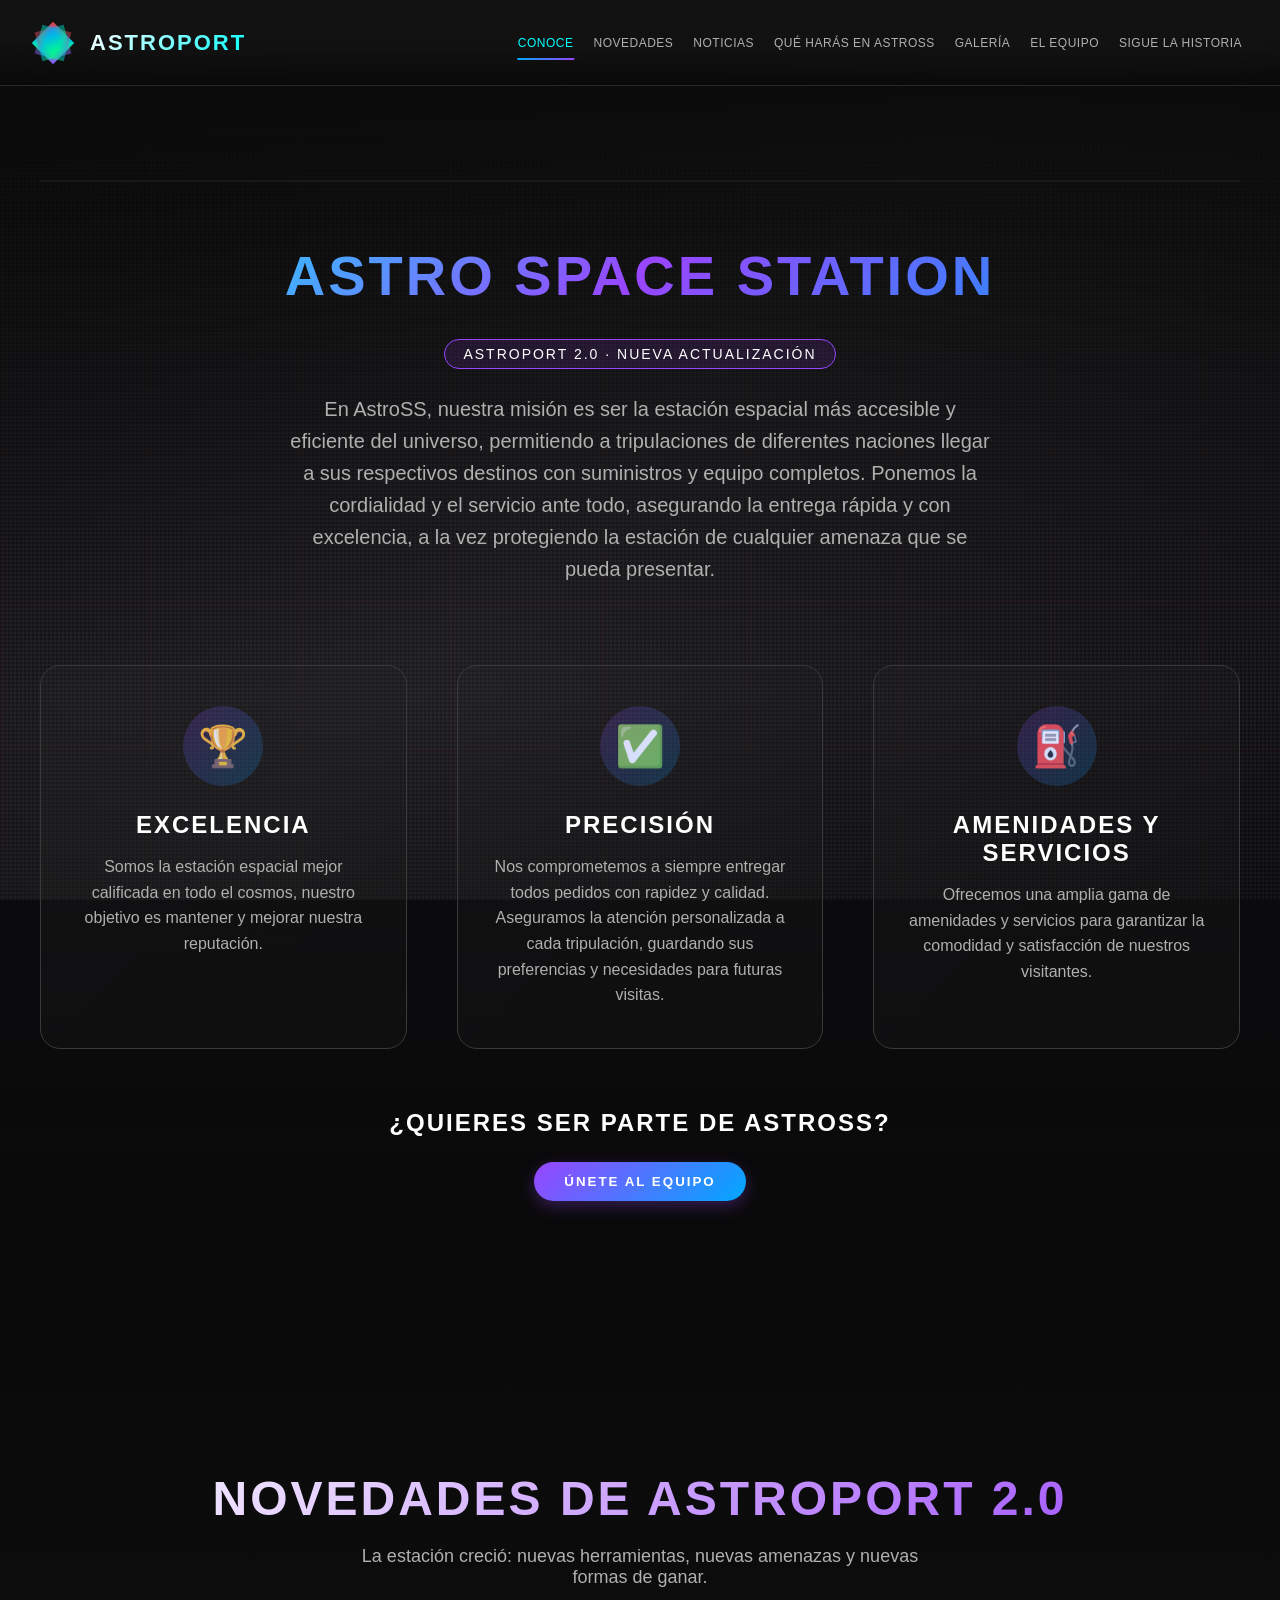
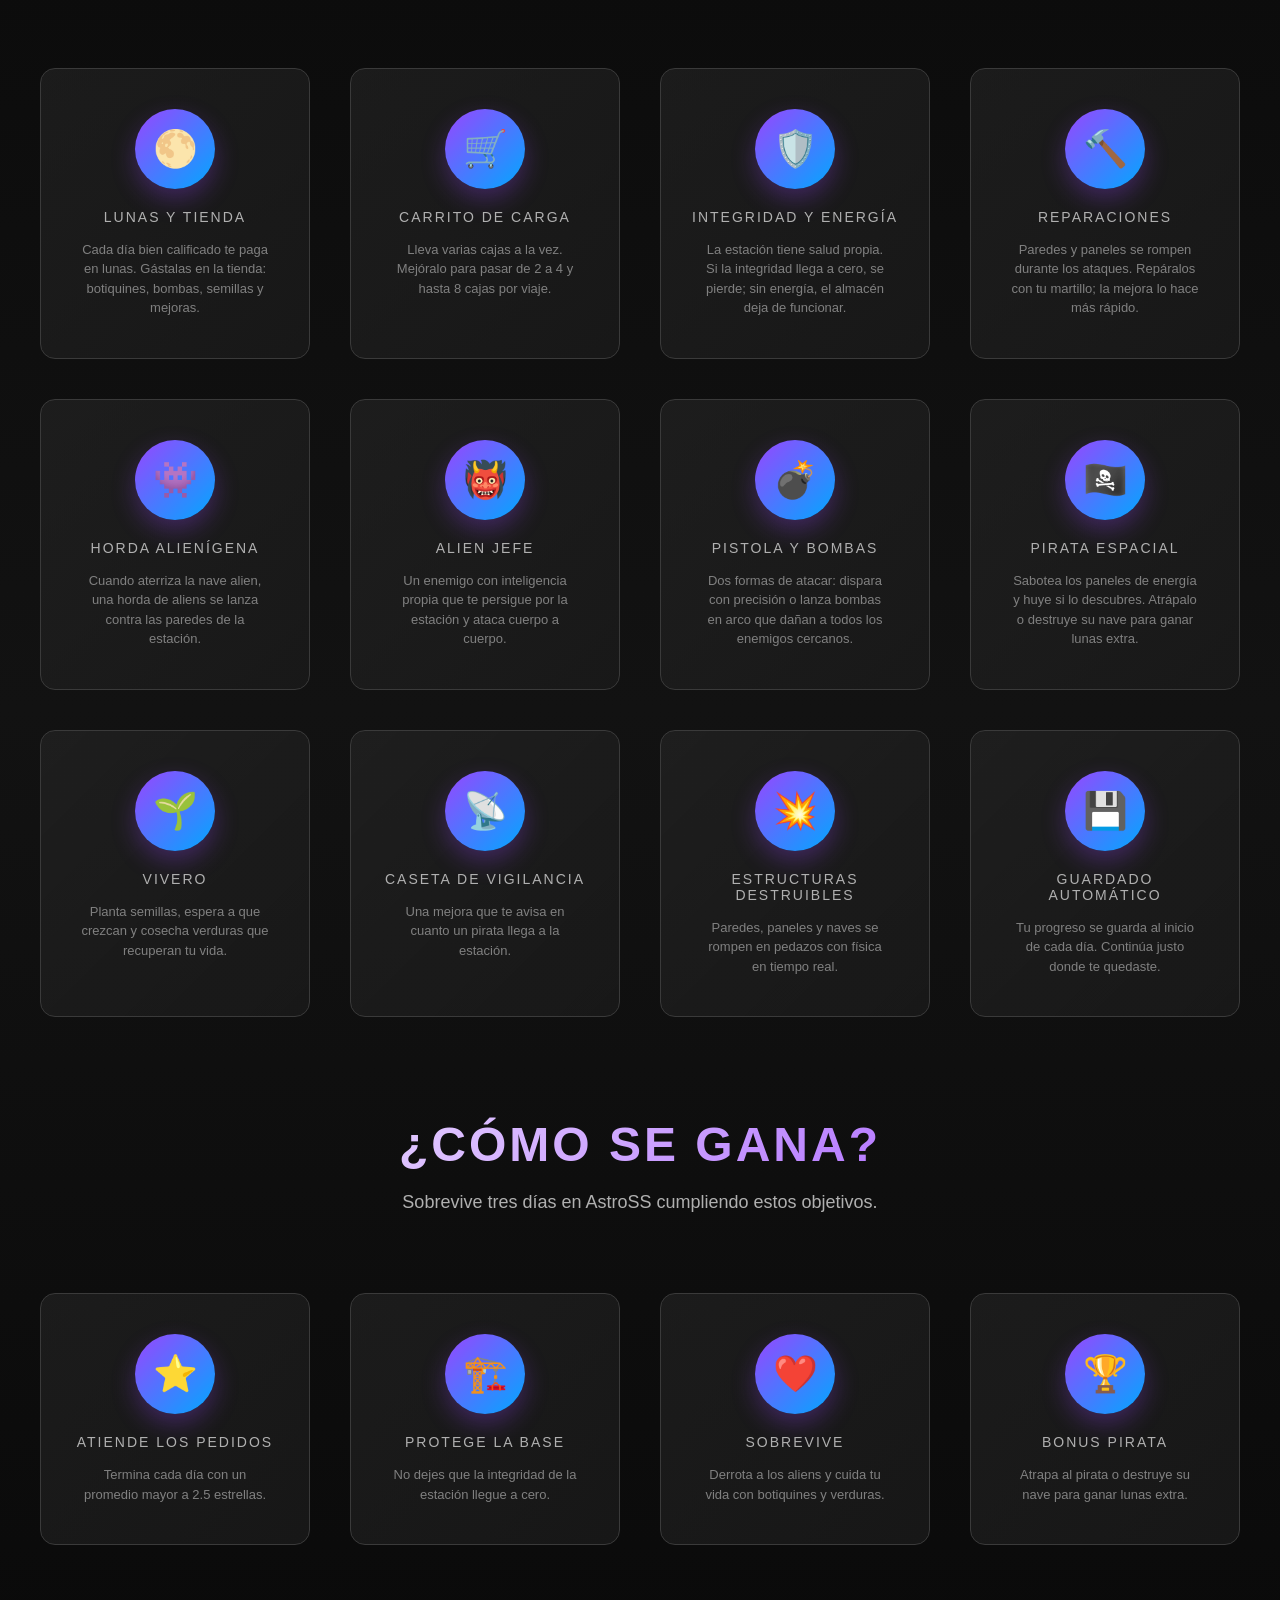
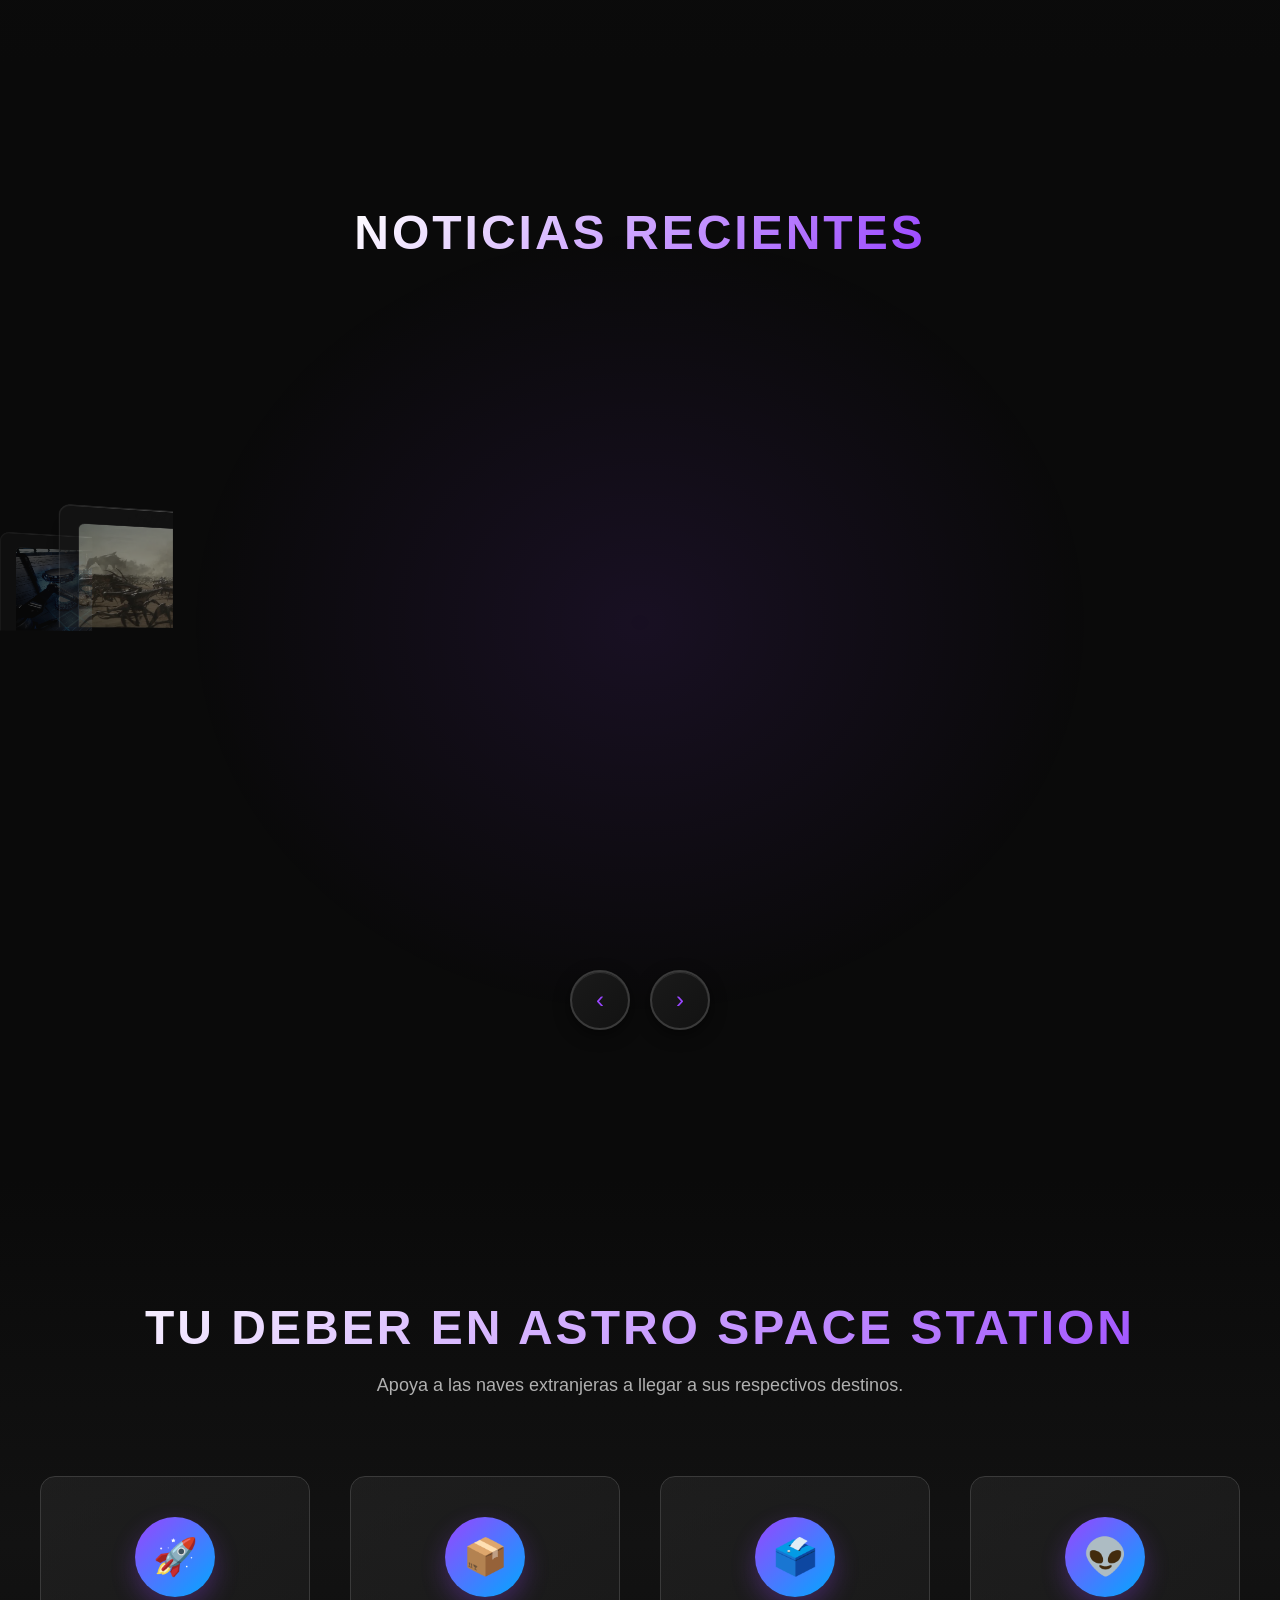
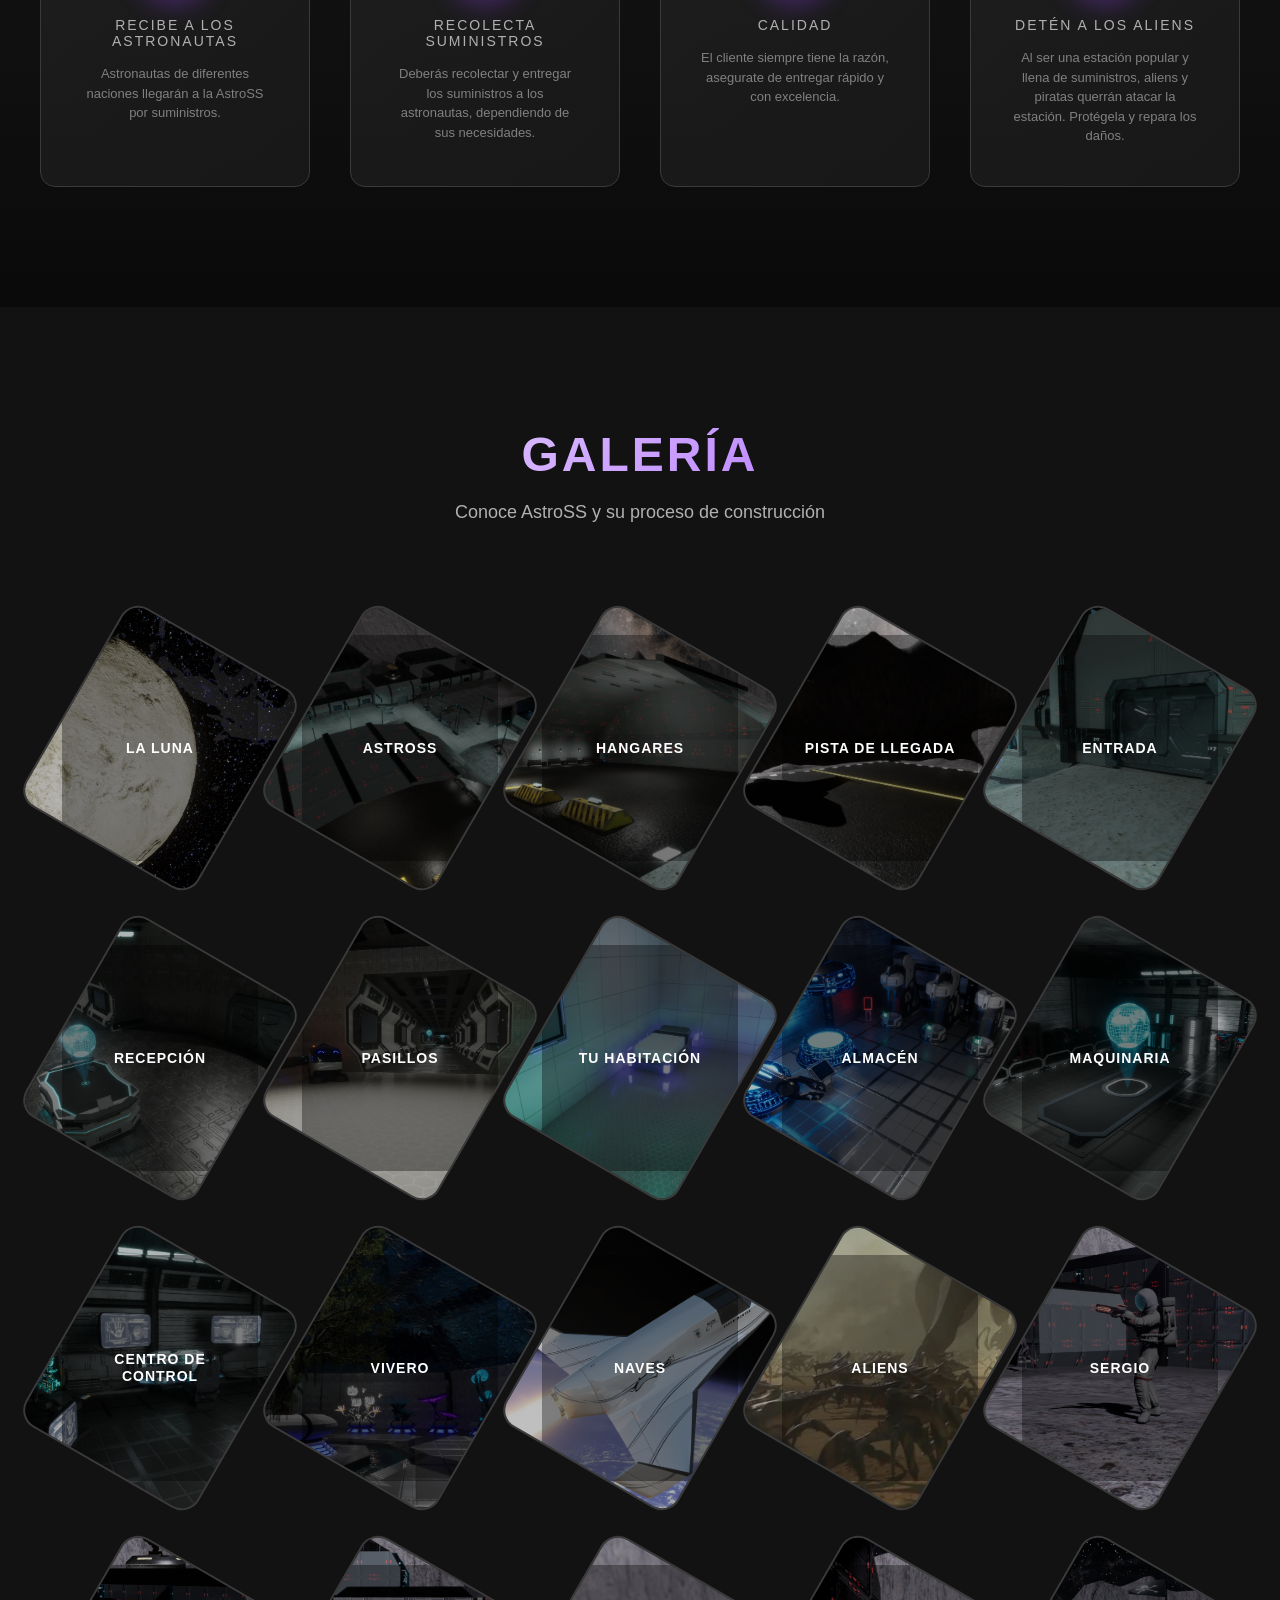
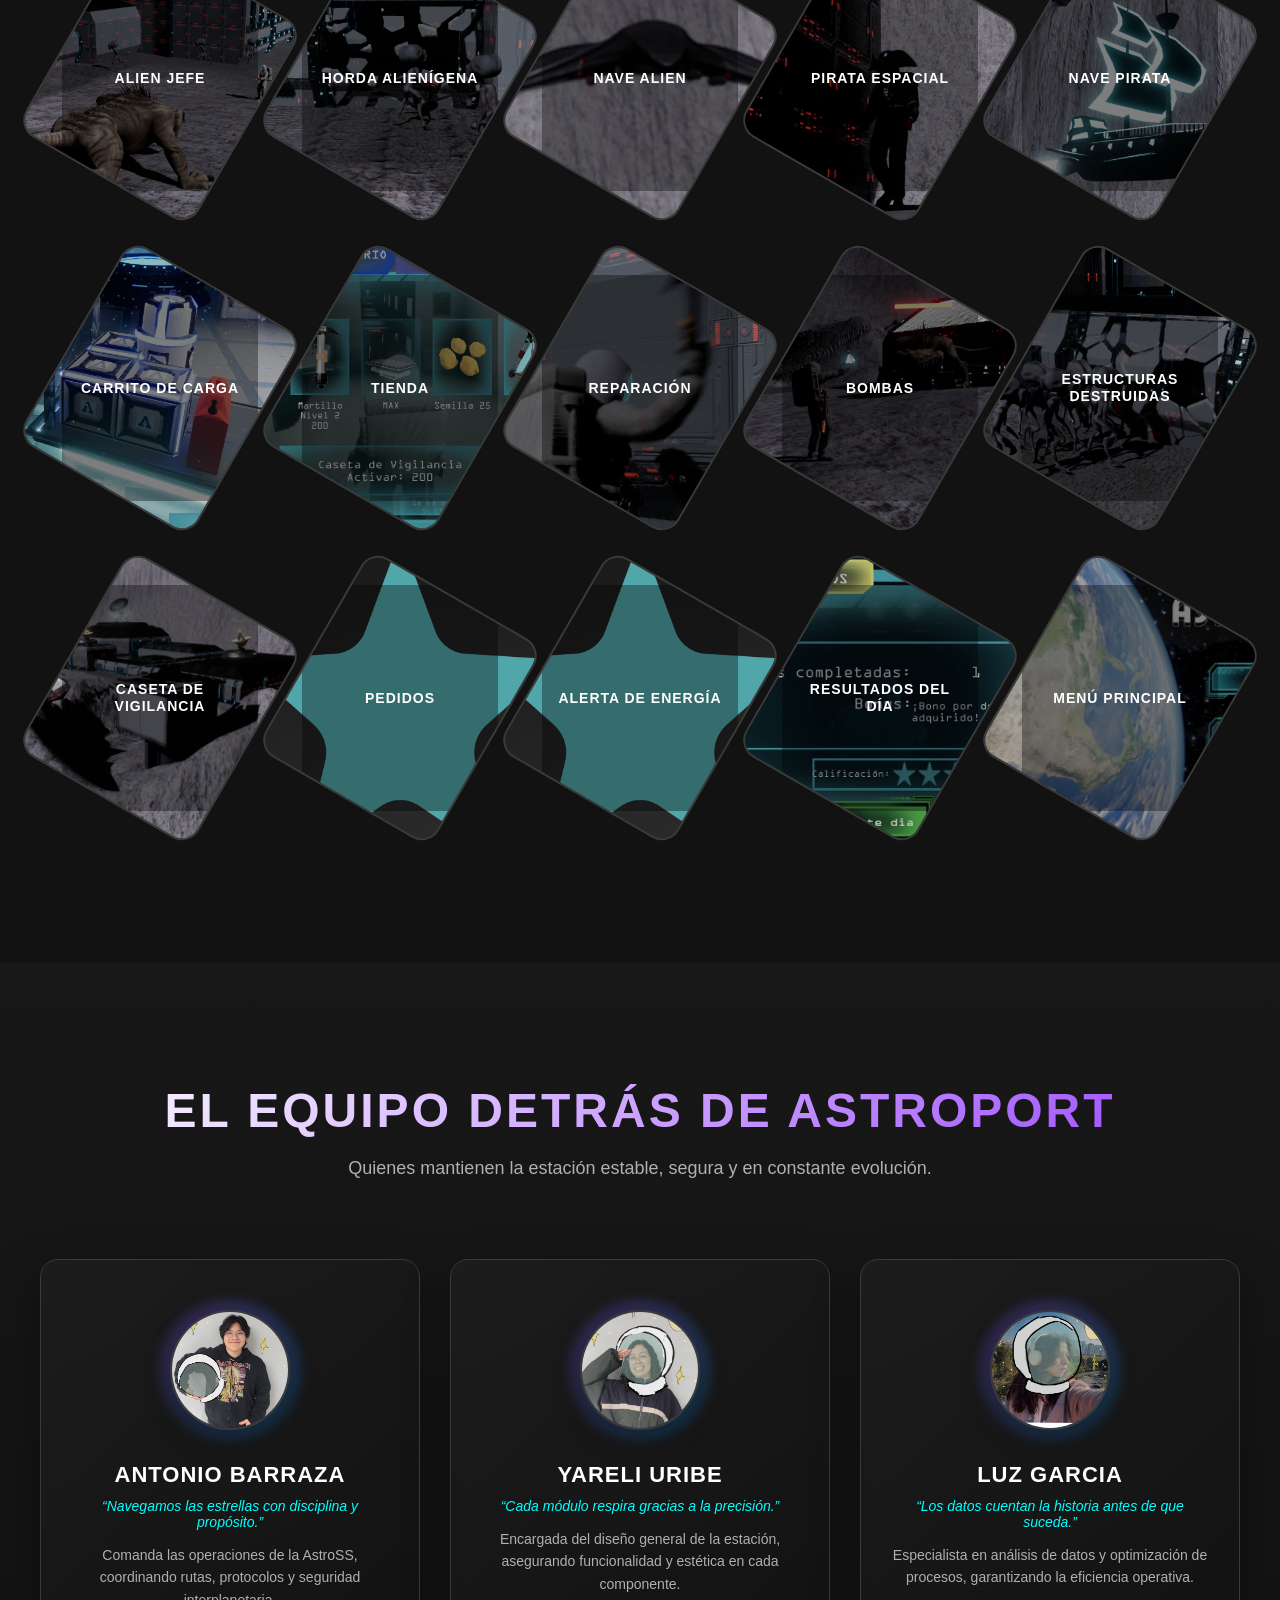
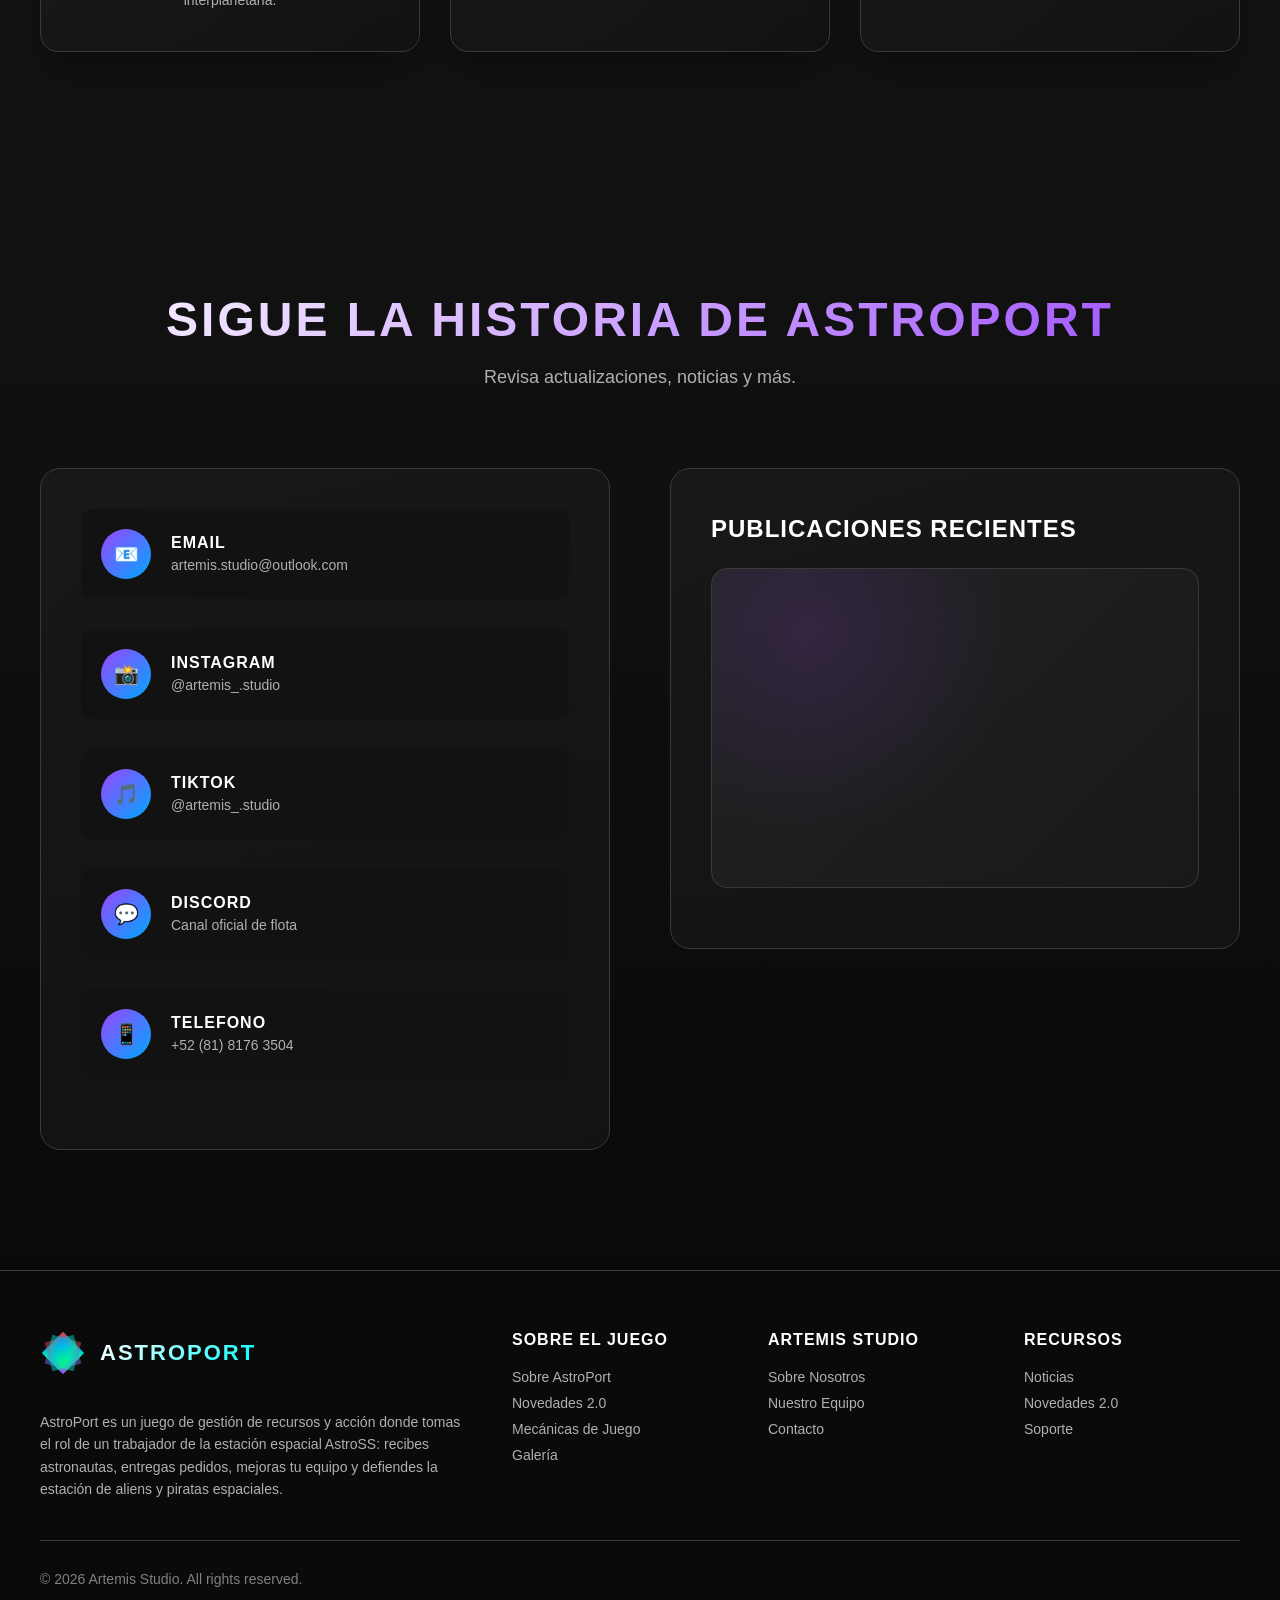
<file: index.html>
<!DOCTYPE html>
<html lang="es">

<head>
    <meta charset="UTF-8">
    <meta name="viewport" content="width=device-width, initial-scale=1.0">
    <title>AstroPort 2.0</title>
    <link rel="stylesheet" href="templatemo-prism-flux.css?v=2.1">
    <!-- 

TemplateMo 600 Prism Flux

https://templatemo.com/tm-600-prism-flux

-->
    <style>
        @media (min-width: 769px) {
            .header .nav-menu { gap: 4px; flex-wrap: nowrap; }
            .header .nav-menu a { display: block; white-space: nowrap; padding: 12px 14px; text-align: center; }
        }
        @media (max-width: 1280px) and (min-width: 769px) {
            .header .nav-menu a { padding: 10px 8px; font-size: 12px; letter-spacing: 0.5px; }
        }
    </style>
</head>

<body>
    <!-- Loading Screen -->
    <div class="loader" id="loader">
        <div class="loader-content">
            <div class="loader-prism">
                <div class="prism-face"></div>
                <div class="prism-face"></div>
                <div class="prism-face"></div>
            </div>
            <div style="color: var(--accent-purple); font-size: 18px; text-transform: uppercase; letter-spacing: 3px;">
                Arriving to AstroSS...</div>
        </div>
    </div>

    <!-- Navigation Header -->
    <header class="header" id="header">
        <nav class="nav-container">
            <a href="#home" class="logo">
                <div class="logo-icon">
                    <div class="logo-prism">
                        <div class="prism-shape"></div>
                    </div>
                </div>
                <span class="logo-text">
                    <span class="prism">AstroPort</span>
                </span>
            </a>

            <ul class="nav-menu" id="navMenu">
                <li><a href="#about" class="nav-link active">Conoce</a></li>
                <li><a href="#novedades" class="nav-link">Novedades</a></li>
                <li><a href="#home" class="nav-link">Noticias</a></li>
                <li><a href="#stats" class="nav-link">Qué harás en AstroSS</a></li>
                <li><a href="#skills" class="nav-link">Galería</a></li>
                <li><a href="#team" class="nav-link">El Equipo</a></li>
                <li><a href="#contact" class="nav-link">Sigue la historia</a></li>
            </ul>

            <div class="menu-toggle" id="menuToggle">
                <span></span>
                <span></span>
                <span></span>
            </div>
        </nav>
    </header>

    <!-- NEW: Prism Philosophy Section (About) -->
    <section class="philosophy-section" id="about">
        <div class="philosophy-container">
            <div class="prism-line"></div>

            <h2 class="philosophy-headline">
                Astro Space Station<br>
            </h2>
            <p class="version-badge">AstroPort 2.0 · Nueva actualización</p>

            <p class="philosophy-subheading">
                En AstroSS, nuestra misión es ser la estación espacial más accesible y eficiente del universo,
                permitiendo a tripulaciones de diferentes naciones llegar a sus respectivos destinos con suministros y
                equipo completos. Ponemos la cordialidad y el servicio ante todo, asegurando la entrega rápida y con
                excelencia, a la vez protegiendo la estación de cualquier amenaza que se pueda presentar.
            </p>

            <div class="philosophy-pillars">
                <div class="pillar">
                    <div class="pillar-icon">🏆</div>
                    <h3 class="pillar-title">Excelencia</h3>
                    <p class="pillar-description">
                        Somos la estación espacial mejor calificada en todo el cosmos, nuestro objetivo es mantener y
                        mejorar nuestra reputación.
                    </p>
                </div>

                <div class="pillar">
                    <div class="pillar-icon">✅</div>
                    <h3 class="pillar-title">Precisión</h3>
                    <p class="pillar-description">
                        Nos comprometemos a siempre entregar todos pedidos con rapidez y calidad. Aseguramos la atención
                        personalizada a cada tripulación, guardando sus preferencias y necesidades para futuras visitas.
                    </p>
                </div>

                <div class="pillar">
                    <div class="pillar-icon">⛽</div>
                    <h3 class="pillar-title">Amenidades y Servicios</h3>
                    <p class="pillar-description">
                        Ofrecemos una amplia gama de amenidades y servicios para garantizar la comodidad y satisfacción
                        de nuestros visitantes.
                    </p>
                </div>

            </div>

            <div class="philosophy-particles" id="particles">
                <!-- Particles will be generated by JavaScript -->
            </div>
        </div>

        <div class="apply">
            <h3 class="pillar-title">¿Quieres ser parte de AstroSS?</h3>
        </div>
        <div class="apply">
            <button class="card-cta" id="joinTeamBtn" type="button">Únete al Equipo</button>
        </div>

    </section>

    <!-- AstroPort 2.0: Novedades -->
    <section class="stats-section features-section" id="novedades">
        <div class="section-header">
            <h2 class="section-title">Novedades de AstroPort 2.0</h2>
            <p class="section-subtitle">La estación creció: nuevas herramientas, nuevas amenazas y nuevas formas de ganar.</p>
        </div>

        <div class="stats-grid">
            <div class="stat-card">
                <div class="stat-icon">🌕</div>
                <div class="stat-label">Lunas y Tienda</div>
                <p class="stat-description">Cada día bien calificado te paga en lunas. Gástalas en la tienda: botiquines,
                    bombas, semillas y mejoras.</p>
            </div>

            <div class="stat-card">
                <div class="stat-icon">🛒</div>
                <div class="stat-label">Carrito de Carga</div>
                <p class="stat-description">Lleva varias cajas a la vez. Mejóralo para pasar de 2 a 4 y hasta 8 cajas por
                    viaje.</p>
            </div>

            <div class="stat-card">
                <div class="stat-icon">🛡️</div>
                <div class="stat-label">Integridad y Energía</div>
                <p class="stat-description">La estación tiene salud propia. Si la integridad llega a cero, se pierde; sin
                    energía, el almacén deja de funcionar.</p>
            </div>

            <div class="stat-card">
                <div class="stat-icon">🔨</div>
                <div class="stat-label">Reparaciones</div>
                <p class="stat-description">Paredes y paneles se rompen durante los ataques. Repáralos con tu martillo; la
                    mejora lo hace más rápido.</p>
            </div>

            <div class="stat-card">
                <div class="stat-icon">👾</div>
                <div class="stat-label">Horda Alienígena</div>
                <p class="stat-description">Cuando aterriza la nave alien, una horda de aliens se lanza contra las paredes de
                    la estación.</p>
            </div>

            <div class="stat-card">
                <div class="stat-icon">👹</div>
                <div class="stat-label">Alien Jefe</div>
                <p class="stat-description">Un enemigo con inteligencia propia que te persigue por la estación y ataca cuerpo
                    a cuerpo.</p>
            </div>

            <div class="stat-card">
                <div class="stat-icon">💣</div>
                <div class="stat-label">Pistola y Bombas</div>
                <p class="stat-description">Dos formas de atacar: dispara con precisión o lanza bombas en arco que dañan a
                    todos los enemigos cercanos.</p>
            </div>

            <div class="stat-card">
                <div class="stat-icon">🏴‍☠️</div>
                <div class="stat-label">Pirata Espacial</div>
                <p class="stat-description">Sabotea los paneles de energía y huye si lo descubres. Atrápalo o destruye su
                    nave para ganar lunas extra.</p>
            </div>

            <div class="stat-card">
                <div class="stat-icon">🌱</div>
                <div class="stat-label">Vivero</div>
                <p class="stat-description">Planta semillas, espera a que crezcan y cosecha verduras que recuperan tu vida.
                </p>
            </div>

            <div class="stat-card">
                <div class="stat-icon">📡</div>
                <div class="stat-label">Caseta de Vigilancia</div>
                <p class="stat-description">Una mejora que te avisa en cuanto un pirata llega a la estación.</p>
            </div>

            <div class="stat-card">
                <div class="stat-icon">💥</div>
                <div class="stat-label">Estructuras Destruibles</div>
                <p class="stat-description">Paredes, paneles y naves se rompen en pedazos con física en tiempo real.</p>
            </div>

            <div class="stat-card">
                <div class="stat-icon">💾</div>
                <div class="stat-label">Guardado Automático</div>
                <p class="stat-description">Tu progreso se guarda al inicio de cada día. Continúa justo donde te quedaste.
                </p>
            </div>
        </div>

        <div class="section-header goals-header">
            <h2 class="section-title">¿Cómo se gana?</h2>
            <p class="section-subtitle">Sobrevive tres días en AstroSS cumpliendo estos objetivos.</p>
        </div>

        <div class="stats-grid">
            <div class="stat-card">
                <div class="stat-icon">⭐</div>
                <div class="stat-label">Atiende los Pedidos</div>
                <p class="stat-description">Termina cada día con un promedio mayor a 2.5 estrellas.</p>
            </div>

            <div class="stat-card">
                <div class="stat-icon">🏗️</div>
                <div class="stat-label">Protege la Base</div>
                <p class="stat-description">No dejes que la integridad de la estación llegue a cero.</p>
            </div>

            <div class="stat-card">
                <div class="stat-icon">❤️</div>
                <div class="stat-label">Sobrevive</div>
                <p class="stat-description">Derrota a los aliens y cuida tu vida con botiquines y verduras.</p>
            </div>

            <div class="stat-card">
                <div class="stat-icon">🏆</div>
                <div class="stat-label">Bonus Pirata</div>
                <p class="stat-description">Atrapa al pirata o destruye su nave para ganar lunas extra.</p>
            </div>
        </div>
    </section>

    <!-- Hero Section with 3D Carousel -->
    <section class="hero" id="home">
        <div class="section-header hero-header">
            <h2 class="section-title">Noticias Recientes</h2>
        </div>
        <div class="carousel-container">
            <div class="carousel" id="carousel">
                <!-- Carousel items will be generated by JavaScript -->
            </div>

            <div class="carousel-controls">
                <button class="carousel-btn" id="prevBtn">‹</button>
                <button class="carousel-btn" id="nextBtn">›</button>
            </div>

            <div class="carousel-indicators" id="indicators">
                <!-- Indicators will be generated by JavaScript -->
            </div>
        </div>
    </section>

    <!-- Stats Section with Content -->
    <section class="stats-section" id="stats">
        <div class="section-header">
            <h2 class="section-title">TU DEBER EN ASTRO SPACE STATION</h2>
            <p class="section-subtitle">Apoya a las naves extranjeras a llegar a sus respectivos destinos.</p>
        </div>

        <div class="stats-grid">
            <div class="stat-card">
                <div class="stat-icon">🚀</div>
                <div class="stat-label">Recibe a los Astronautas</div>
                <p class="stat-description">Astronautas de diferentes naciones llegarán a la AstroSS por suministros.
                </p>
            </div>

            <div class="stat-card">
                <div class="stat-icon">📦</div>
                <div class="stat-label">Recolecta Suministros</div>
                <p class="stat-description">Deberás recolectar y entregar los suministros a los astronautas, dependiendo
                    de sus necesidades.</p>
            </div>

            <div class="stat-card">
                <div class="stat-icon">🗳️</div>
                <div class="stat-label">Calidad</div>
                <p class="stat-description">El cliente siempre tiene la razón, asegurate de entregar rápido y con
                    excelencia.</p>
            </div>

            <div class="stat-card">
                <div class="stat-icon">👽</div>
                <div class="stat-label">Detén a los Aliens</div>
                <p class="stat-description">Al ser una estación popular y llena de suministros, aliens y piratas querrán
                    atacar la estación. Protégela y repara los daños.</p>
            </div>
        </div>
    </section>

    <!-- Gallery Section -->
    <section class="skills-section" id="skills">
        <div class="skills-container">
            <div class="section-header">
                <h2 class="section-title">Galería</h2>
                <p class="section-subtitle">Conoce AstroSS y su proceso de construcción</p>
            </div>

            <div class="skills-hexagon-grid" id="galleryGrid">
                <!-- Hexagonal gallery items will be generated by JavaScript -->
            </div>
        </div>
    </section>

    <!-- Team Section -->
    <section class="team-section" id="team">
        <div class="section-header">
            <h2 class="section-title">El Equipo detrás de AstroPort</h2>
            <p class="section-subtitle">Quienes mantienen la estación estable, segura y en constante evolución.</p>
        </div>

        <div class="team-grid">
            <article class="team-card">
                <div class="team-photo">
                    <div class="photo-ring"></div>
                    <img class="team-avatar" src="images/tony.jpeg" alt="Antonio Barraza">
                </div>
                <h3 class="team-name">Antonio Barraza</h3>
                <p class="team-quote">“Navegamos las estrellas con disciplina y propósito.”</p>
                <p class="team-description">Comanda las operaciones de la AstroSS, coordinando rutas, protocolos y
                    seguridad interplanetaria.</p>
            </article>

            <article class="team-card">
                <div class="team-photo">
                    <div class="photo-ring"></div>
                    <img class="team-avatar" src="images/yari.jpeg" alt="Yareli Uribe">
                </div>
                <h3 class="team-name">Yareli Uribe</h3>
                <p class="team-quote">“Cada módulo respira gracias a la precisión.”</p>
                <p class="team-description">Encargada del diseño general de la estación, asegurando funcionalidad y
                    estética en cada componente.</p>
            </article>

            <article class="team-card">
                <div class="team-photo">
                    <div class="photo-ring"></div>
                    <img class="team-avatar" src="images/luz.jpeg" alt="Luz Garcia">
                </div>
                <h3 class="team-name">Luz Garcia</h3>
                <p class="team-quote">“Los datos cuentan la historia antes de que suceda.”</p>
                <p class="team-description">Especialista en análisis de datos y optimización de procesos, garantizando
                    la eficiencia operativa.</p>
            </article>
        </div>
    </section>

    <!-- Gallery Lightbox -->
    <div class="gallery-modal" id="galleryModal">
        <div class="gallery-modal-content">
            <button class="modal-close" id="modalClose">×</button>
            <img id="modalImage" alt="Vista ampliada">
            <p class="modal-caption" id="modalCaption"></p>
        </div>
    </div>

    <!-- Download Prototype Modal -->
    <div class="download-modal" id="downloadModal" aria-hidden="true">
        <div class="download-modal-content" role="dialog" aria-modal="true" aria-labelledby="downloadModalTitle">
            <button class="modal-close" id="downloadModalClose" type="button" aria-label="Cerrar">×</button>
            <h3 class="download-title" id="downloadModalTitle">Juega Ahora</h3>
            <div class="download-grid download-grid-single">
                <article class="download-platform">
                    <h4>Windows</h4>
                    <p>AstroPort 2.0<br />Para Windows 10/11</p>
                    <span class="card-cta is-disabled" aria-disabled="true">Próximamente</span>
                </article>
            </div>
        </div>
    </div>

    <!-- Contact Section -->
    <section class="contact-section" id="contact">
        <div class="section-header">
            <h2 class="section-title">Sigue la historia de AstroPort</h2>
            <p class="section-subtitle">Revisa actualizaciones, noticias y más.</p>
        </div>

        <div class="contact-container">
            <div class="contact-info">
                <a href="mailto:artemis.studio@outlook.com" class="info-item">
                    <div class="info-icon">📧</div>
                    <div class="info-text">
                        <h4>Email</h4>
                        <p>artemis.studio@outlook.com</p>
                    </div>
                </a>

                <a href="https://instagram.com/artemis_.studio" target="_blank" class="info-item">
                    <div class="info-icon">📸</div>
                    <div class="info-text">
                        <h4>Instagram</h4>
                        <p>@artemis_.studio</p>
                    </div>
                </a>

                <a href="https://www.tiktok.com/@artemis_.studio" target="_blank" class="info-item">
                    <div class="info-icon">🎵</div>
                    <div class="info-text">
                        <h4>TikTok</h4>
                        <p>@artemis_.studio</p>
                    </div>
                </a>

                <a href="https://discord.gg" target="_blank" class="info-item">
                    <div class="info-icon">💬</div>
                    <div class="info-text">
                        <h4>Discord</h4>
                        <p>Canal oficial de flota</p>
                    </div>
                </a>

                <a href="tel:+528181763504" class="info-item">
                    <div class="info-icon">📱</div>
                    <div class="info-text">
                        <h4>Telefono</h4>
                        <p>+52 (81) 8176 3504</p>
                    </div>
                </a>
            </div>

            <div class="contact-feed">
                <div class="feed-header">
                    <h3 class="feed-title">Publicaciones recientes</h3>
                </div>
                <div class="insta-embed">
                    <!-- Elfsight Instagram Feed | Untitled Instagram Feed -->
                    <script src="https://elfsightcdn.com/platform.js" async></script>
                    <div class="elfsight-app-861123b6-6d5a-4f79-95aa-cf44a99db3d1" data-elfsight-app-lazy></div>
                </div>
            </div>
        </div>
    </section>

    <!-- Footer -->
    <footer class="footer">
        <div class="footer-content">
            <div class="footer-brand">
                <div class="footer-logo">
                    <div class="logo-icon">
                        <div class="logo-prism">
                            <div class="prism-shape"></div>
                        </div>
                    </div>
                    <span class="logo-text">
                        <span class="prism">ASTROPORT</span>
                    </span>
                </div>
                <p class="footer-description">
                    AstroPort es un juego de gestión de recursos y acción donde tomas el rol de un trabajador de la
                    estación espacial AstroSS: recibes astronautas, entregas pedidos, mejoras tu equipo y defiendes la
                    estación de aliens y piratas espaciales.
                </p>
            </div>
            <!-- Footer Links -->
            <div class="footer-section">
                <h4>Sobre el Juego</h4>
                <div class="footer-links">
                    <a href="#about">Sobre AstroPort</a>
                    <a href="#novedades">Novedades 2.0</a>
                    <a href="#stats">Mecánicas de Juego</a>
                    <a href="#skills">Galería</a>
                </div>
            </div>

            <div class="footer-section">
                <h4>Artemis Studio</h4>
                <div class="footer-links">
                    <a href="#team">Sobre Nosotros</a>
                    <a href="#team">Nuestro Equipo</a>
                    <a href="#contact">Contacto</a>
                </div>
            </div>

            <div class="footer-section">
                <h4>Recursos</h4>
                <div class="footer-links">
                    <a href="#home">Noticias</a>
                    <a href="#novedades">Novedades 2.0</a>
                    <a href="mailto:artemis.studio@outlook.com">Soporte</a>
                </div>
            </div>
        </div>

        <div class="footer-bottom">
            <div class="copyright">
                © 2026 Artemis Studio. All rights reserved.
            </div>

        </div>
    </footer>
    <script src="content.js?v=2.1"></script>
    <script src="templatemo-prism-scripts.js?v=2.1"></script>
</body>

</html>
</file>
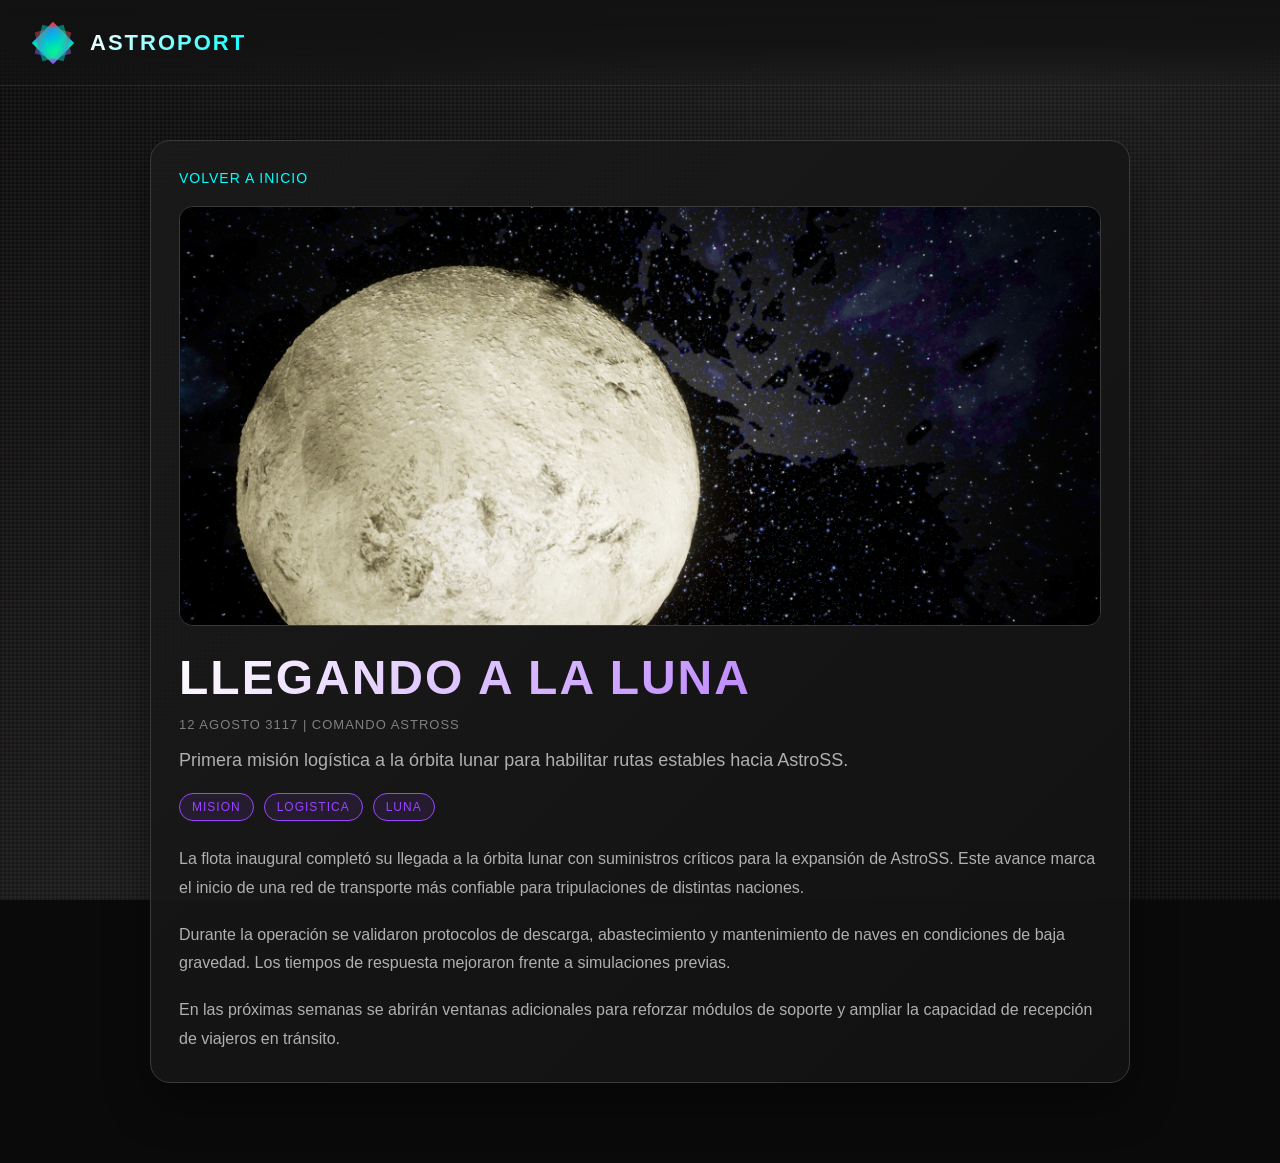
<file: article.html>
<!DOCTYPE html>
<html lang="en">

<head>
	<meta charset="UTF-8">
	<meta name="viewport" content="width=device-width, initial-scale=1.0">
	<title>AstroPort Noticias</title>
	<link rel="stylesheet" href="templatemo-prism-flux.css">
</head>

<body>
	<header class="header article-header-fixed" id="header">
		<nav class="nav-container">
			<a href="index.html" class="logo">
				<div class="logo-icon">
					<div class="logo-prism">
						<div class="prism-shape"></div>
					</div>
				</div>
				<span class="logo-text">
					<span class="prism">AstroPort</span>
				</span>
			</a>
		</nav>
	</header>

	<main class="article-page">
		<section class="article-section">
			<div class="article-container" id="articleRoot">
				<!-- Article content is injected by content.js -->
			</div>
		</section>
	</main>

	<script src="content.js"></script>
</body>

</html>
</file>
<file: templatemo-prism-flux.css>
@charset "utf-8";
/* CSS Document */

/*

TemplateMo 600 Prism Flux

https://templatemo.com/tm-600-prism-flux

*/

* {
	margin: 0;
	padding: 0;
	box-sizing: border-box;
}

:root {
	--primary-black: #0a0a0a;
	--carbon-dark: #121212;
	--carbon-medium: #1a1a1a;
	--carbon-light: #2a2a2a;
	--metal-dark: #3a3a3a;
	--metal-light: #4a4a4a;
	--accent-red: #ff3333;
	--accent-blue: #00a8ff;
	--accent-green: #00ff88;
	--accent-purple: #9945ff;
	--accent-cyan: #00ffff;
	--text-primary: #ffffff;
	--text-secondary: #b0b0b0;
	--text-dim: #808080;
}

html {
	scroll-behavior: smooth;
}

body {
	font-family: 'Orbitron', 'Rajdhani', sans-serif;
	background: var(--primary-black);
	color: var(--text-primary);
	overflow-x: hidden;
	position: relative;
}

/* Carbon Fiber Background Pattern */
body::before {
	content: '';
	position: fixed;
	top: 0;
	left: 0;
	width: 100%;
	height: 100%;
	background:
		repeating-linear-gradient(0deg,
			transparent,
			transparent 2px,
			rgba(255, 255, 255, 0.03) 2px,
			rgba(255, 255, 255, 0.03) 4px),
		repeating-linear-gradient(90deg,
			transparent,
			transparent 2px,
			rgba(255, 255, 255, 0.03) 2px,
			rgba(255, 255, 255, 0.03) 4px),
		linear-gradient(135deg,
			var(--primary-black) 0%,
			var(--carbon-dark) 25%,
			var(--carbon-medium) 50%,
			var(--carbon-dark) 75%,
			var(--primary-black) 100%);
	z-index: -2;
}

/* Animated Grid Overlay */
body::after {
	content: '';
	position: fixed;
	top: 0;
	left: 0;
	width: 100%;
	height: 100%;
	background-image:
		linear-gradient(rgba(255, 51, 51, 0.05) 2px, transparent 2px),
		linear-gradient(90deg, rgba(255, 51, 51, 0.05) 2px, transparent 2px);
	background-size: 150px 150px;
	animation: gridMove 20s linear infinite;
	z-index: -1;
	opacity: 0.5;
}

@keyframes gridMove {
	0% {
		transform: translate(0, 0);
	}

	100% {
		transform: translate(150px, 150px);
	}
}

/* Loading Screen */
.loader {
	position: fixed;
	top: 0;
	left: 0;
	width: 100%;
	height: 100vh;
	background: var(--primary-black);
	display: flex;
	justify-content: center;
	align-items: center;
	z-index: 10000;
	transition: opacity 0.5s, visibility 0.5s;
}

.loader.hidden {
	opacity: 0;
	visibility: hidden;
}

.loader-content {
	text-align: center;
}

.loader-prism {
	width: 100px;
	height: 100px;
	position: relative;
	margin: 0 auto 30px;
}

.prism-face {
	position: absolute;
	width: 100%;
	height: 100%;
	border: 2px solid transparent;
	transform-origin: center;
	animation: prismRotate 3s linear infinite;
}

.prism-face:nth-child(1) {
	border-image: linear-gradient(45deg, var(--accent-red), var(--accent-blue)) 1;
	animation-delay: 0s;
}

.prism-face:nth-child(2) {
	border-image: linear-gradient(45deg, var(--accent-blue), var(--accent-green)) 1;
	transform: rotate(60deg);
	animation-delay: 0.2s;
}

.prism-face:nth-child(3) {
	border-image: linear-gradient(45deg, var(--accent-green), var(--accent-purple)) 1;
	transform: rotate(120deg);
	animation-delay: 0.4s;
}

@keyframes prismRotate {
	0% {
		transform: rotate(0deg) scale(1);
	}

	50% {
		transform: rotate(180deg) scale(1.2);
	}

	100% {
		transform: rotate(360deg) scale(1);
	}
}

/* Navigation Header */
.header {
	position: fixed;
	top: 0;
	width: 100%;
	background: linear-gradient(180deg,
			rgba(18, 18, 18, 0.98) 0%,
			rgba(18, 18, 18, 0.9) 50%,
			rgba(18, 18, 18, 0) 100%);
	backdrop-filter: blur(20px);
	border-bottom: 1px solid rgba(255, 255, 255, 0.1);
	z-index: 1000;
	transition: all 0.3s ease;
}

.header.scrolled {
	background: rgba(18, 18, 18, 0.98);
	backdrop-filter: blur(30px);
	box-shadow: 0 10px 30px rgba(0, 0, 0, 0.8);
}

.nav-container {
	max-width: 1400px;
	margin: 0 auto;
	display: flex;
	justify-content: space-between;
	align-items: center;
	padding: 20px 30px;
}

.logo {
	display: flex;
	align-items: center;
	text-decoration: none;
	position: relative;
}

.logo-icon {
	width: 45px;
	height: 45px;
	margin-right: 15px;
	position: relative;
}

/* Prism-inspired logo */
.logo-prism {
	width: 100%;
	height: 100%;
	position: relative;
	display: flex;
	align-items: center;
	justify-content: center;
}

.prism-shape {
	width: 30px;
	height: 30px;
	position: relative;
	transform: rotate(45deg);
	background: linear-gradient(135deg,
			var(--accent-red) 0%,
			var(--accent-blue) 33%,
			var(--accent-green) 66%,
			var(--accent-purple) 100%);
	animation: prismShine 3s ease-in-out infinite;
}

@keyframes prismShine {

	0%,
	100% {
		filter: brightness(1) hue-rotate(0deg);
		transform: rotate(45deg) scale(1);
	}

	50% {
		filter: brightness(1.5) hue-rotate(10deg);
		transform: rotate(45deg) scale(1.1);
	}
}

.prism-shape::before,
.prism-shape::after {
	content: '';
	position: absolute;
	width: 100%;
	height: 100%;
	background: inherit;
	opacity: 0.5;
}

.prism-shape::before {
	transform: rotate(60deg);
}

.prism-shape::after {
	transform: rotate(-60deg);
}

.logo-text {
	font-size: 24px;
	font-weight: 900;
	letter-spacing: 2px;
	text-transform: uppercase;
}

.logo-text .prism {
	background: linear-gradient(135deg, var(--text-primary), var(--accent-cyan));
	-webkit-background-clip: text;
	-webkit-text-fill-color: transparent;
	background-clip: text;
}

.logo-text .flux {
	color: var(--text-secondary);
	font-weight: 300;
	margin-left: 5px;
}

.nav-menu {
	display: flex;
	list-style: none;
	gap: 10px;
	align-items: center;
}

.nav-menu a {
	color: var(--text-secondary);
	text-decoration: none;
	padding: 12px 25px;
	transition: all 0.3s ease;
	position: relative;
	text-transform: uppercase;
	font-weight: 500;
	letter-spacing: 1px;
	font-size: 14px;
}

.nav-menu a::before {
	content: '';
	position: absolute;
	bottom: 0;
	left: 50%;
	transform: translateX(-50%);
	width: 0;
	height: 2px;
	background: linear-gradient(90deg, var(--accent-blue), var(--accent-purple));
	transition: width 0.3s ease;
}

.nav-menu a:hover {
	color: var(--text-primary);
}

.nav-menu a:hover::before,
.nav-menu a.active::before {
	width: 80%;
}

.nav-menu a.active {
	color: var(--accent-cyan);
}

.menu-toggle {
	display: none;
	flex-direction: column;
	cursor: pointer;
	padding: 5px;
}

.menu-toggle span {
	width: 30px;
	height: 3px;
	background: linear-gradient(90deg, var(--accent-blue), var(--accent-purple));
	margin: 3px 0;
	transition: 0.3s;
	border-radius: 2px;
}

.menu-toggle.active span:nth-child(1) {
	transform: rotate(-45deg) translate(-5px, 6px);
}

.menu-toggle.active span:nth-child(2) {
	opacity: 0;
}

.menu-toggle.active span:nth-child(3) {
	transform: rotate(45deg) translate(-5px, -6px);
}

/* Hero Section with 3D Carousel */
.hero {
	min-height: 100vh;
	display: flex;
	flex-direction: column;
	align-items: center;
	justify-content: center;
	gap: 30px;
	position: relative;
	padding: 140px 20px 120px;
	z-index: 2;
	background: radial-gradient(ellipse at center,
			rgba(153, 69, 255, 0.1) 0%,
			transparent 50%);
}

.carousel-container {
	width: 100%;
	max-width: 1600px;
	height: 650px;
	perspective: 1200px;
	position: relative;
	padding-top: 30px;
	margin: 0 auto;
	margin-bottom: 100px;
}

.carousel {
	width: 100%;
	height: 100%;
	position: relative;
	transform-style: preserve-3d;
}

.carousel-item {
	position: absolute;
	width: 400px;
	height: 500px;
	left: 50%;
	top: 50%;
	transform-style: preserve-3d;
	transition: all 0.8s cubic-bezier(0.4, 0.0, 0.2, 1);
	cursor: pointer;
	transform-origin: center center;
}

.carousel-item .card {
	width: 100%;
	height: 100%;
	background: linear-gradient(135deg, var(--carbon-medium), var(--carbon-dark));
	border: 2px solid var(--metal-dark);
	border-radius: 20px;
	padding: 30px;
	position: relative;
	overflow: hidden;
	box-shadow:
		0 20px 40px rgba(0, 0, 0, 0.8),
		inset 0 1px 0 rgba(255, 255, 255, 0.1);
}

.carousel-item .card::before {
	content: '';
	position: absolute;
	top: 0;
	left: 0;
	right: 0;
	height: 1px;
	background: linear-gradient(90deg,
			transparent,
			rgba(255, 255, 255, 0.5),
			transparent);
	animation: scanline 3s linear infinite;
}

@keyframes scanline {
	0% {
		transform: translateY(0);
	}

	100% {
		transform: translateY(500px);
	}
}

.card-number {
	position: absolute;
	top: 20px;
	right: 30px;
	font-size: 72px;
	font-weight: 900;
	color: rgba(153, 69, 255, 0.1);
	font-family: 'Orbitron', monospace;
}

.card-image {
	width: 100%;
	height: 200px;
	background: var(--carbon-dark);
	border-radius: 10px;
	margin-bottom: 20px;
	overflow: hidden;
	position: relative;
	border: 1px solid var(--metal-dark);
}

.card-image img {
	width: 100%;
	height: 100%;
	object-fit: cover;
	filter: grayscale(50%) contrast(1.2);
	transition: all 0.5s ease;
}

.carousel-item:hover .card-image img {
	filter: grayscale(0%) contrast(1.3);
	transform: scale(1.1);
}

.card-title {
	font-size: 24px;
	font-weight: 700;
	margin-bottom: 15px;
	text-transform: uppercase;
	letter-spacing: 2px;
	background: linear-gradient(135deg, var(--text-primary), var(--accent-purple));
	-webkit-background-clip: text;
	-webkit-text-fill-color: transparent;
	background-clip: text;
}

.card-description {
	color: var(--text-secondary);
	line-height: 1.6;
	margin-bottom: 20px;
	font-size: 14px;
}

.card-tech {
	display: flex;
	flex-wrap: wrap;
	gap: 8px;
	margin-bottom: 20px;
}

.tech-badge {
	padding: 5px 12px;
	background: rgba(153, 69, 255, 0.1);
	border: 1px solid var(--accent-purple);
	border-radius: 20px;
	font-size: 12px;
	color: var(--accent-purple);
	text-transform: uppercase;
	letter-spacing: 1px;
}

.card-cta {
	display: inline-block;
	padding: 12px 30px;
	background: linear-gradient(135deg, var(--accent-purple), var(--accent-blue));
	border: none;
	border-radius: 30px;
	color: var(--text-primary);
	text-decoration: none;
	text-align: center;
	font-weight: 700;
	text-transform: uppercase;
	letter-spacing: 2px;
	cursor: pointer;
	transition: all 0.3s ease;
	box-shadow: 0 5px 15px rgba(153, 69, 255, 0.3);
}

.card-cta:hover {
	transform: translateY(-2px);
	box-shadow: 0 8px 25px rgba(153, 69, 255, 0.5);
}

/* Carousel Controls */
.carousel-controls {
	position: absolute;
	bottom: -70px;
	left: 50%;
	transform: translateX(-50%);
	display: flex;
	gap: 20px;
	z-index: 100;
}

.carousel-btn {
	width: 60px;
	height: 60px;
	background: linear-gradient(135deg, var(--carbon-medium), var(--carbon-dark));
	border: 2px solid var(--metal-dark);
	border-radius: 50%;
	color: var(--accent-purple);
	font-size: 24px;
	cursor: pointer;
	transition: all 0.3s ease;
	display: flex;
	align-items: center;
	justify-content: center;
	box-shadow:
		0 5px 15px rgba(0, 0, 0, 0.5),
		inset 0 1px 0 rgba(255, 255, 255, 0.1);
}

.carousel-btn:hover {
	border-color: var(--accent-purple);
	box-shadow:
		0 8px 25px rgba(153, 69, 255, 0.3),
		inset 0 1px 0 rgba(255, 255, 255, 0.2);
	transform: scale(1.1);
}

.carousel-indicators {
	display: none;
}

.indicator {
	width: 12px;
	height: 12px;
	background: var(--metal-dark);
	border: 1px solid var(--metal-light);
	border-radius: 50%;
	cursor: pointer;
	transition: all 0.3s ease;
}

.indicator.active {
	background: linear-gradient(135deg, var(--accent-purple), var(--accent-blue));
	box-shadow: 0 0 10px rgba(153, 69, 255, 0.5);
	transform: scale(1.3);
}

/* NEW: Prism Philosophy Section */
.philosophy-section {
	padding: 140px 30px;
	margin-top: 40px;
	background: linear-gradient(180deg,
			var(--primary-black) 0%,
			rgba(153, 69, 255, 0.02) 50%,
			var(--primary-black) 100%);
	position: relative;
	overflow: hidden;
	z-index: 1;
}

.philosophy-container {
	max-width: 1200px;
	margin: 0 auto;
	text-align: center;
}

/* Animated Prism Line */
.prism-line {
	width: 100%;
	height: 2px;
	margin: 0 auto 60px;
	position: relative;
	overflow: hidden;
	background: var(--carbon-medium);
}

.prism-line::before {
	content: '';
	position: absolute;
	top: 0;
	left: -100%;
	width: 100%;
	height: 100%;
	background: linear-gradient(90deg,
			transparent,
			var(--accent-red) 20%,
			var(--accent-blue) 40%,
			var(--accent-green) 60%,
			var(--accent-purple) 80%,
			transparent);

	animation: prismSweep 4s ease-in-out infinite;
}

@keyframes prismSweep {
	0% {
		left: -100%;
	}

	100% {
		left: 100%;
	}
}

.philosophy-headline {
	font-size: 56px;
	font-weight: 900;
	text-transform: uppercase;
	letter-spacing: 3px;
	margin-bottom: 30px;
	line-height: 1.2;
	background: linear-gradient(135deg,
			var(--accent-cyan) 0%,
			var(--accent-purple) 25%,
			var(--accent-blue) 50%,
			var(--accent-green) 75%,
			var(--accent-cyan) 100%);
	-webkit-background-clip: text;
	-webkit-text-fill-color: transparent;
	background-clip: text;
	background-size: 200% 200%;
	animation: gradientFlow 5s ease infinite;
}

@keyframes gradientFlow {
	0% {
		background-position: 0% 50%;
	}

	50% {
		background-position: 100% 50%;
	}

	100% {
		background-position: 0% 50%;
	}
}

.apply {
	display: flex;
	justify-content: center;
	align-items: center;
	margin: 10px;
}

.philosophy-subheading {
	font-size: 20px;
	color: var(--text-secondary);
	max-width: 700px;
	margin: 0 auto 80px;
	line-height: 1.6;
	font-weight: 300;
}

.philosophy-pillars {
	display: grid;
	grid-template-columns: repeat(auto-fit, minmax(300px, 1fr));
	gap: 50px;
	margin-bottom: 60px;
}

.pillar {
	position: relative;
	padding: 40px 30px;
	background: linear-gradient(135deg,
			rgba(42, 42, 42, 0.2),
			rgba(26, 26, 26, 0.3));
	border: 1px solid var(--metal-dark);
	border-radius: 20px;
	transition: all 0.4s ease;
	overflow: hidden;
}

.pillar::before {
	content: '';
	position: absolute;
	top: 0;
	left: 0;
	width: 100%;
	height: 2px;
	background: linear-gradient(90deg,
			var(--accent-purple),
			var(--accent-blue),
			var(--accent-green));
	transform: scaleX(0);
	transition: transform 0.4s ease;
}

.pillar:hover::before {
	transform: scaleX(1);
}

.pillar:hover {
	transform: translateY(-10px);
	border-color: var(--accent-purple);
	box-shadow: 0 20px 40px rgba(153, 69, 255, 0.2);
	background: linear-gradient(135deg,
			rgba(153, 69, 255, 0.05),
			rgba(26, 26, 26, 0.3));
}

.pillar-icon {
	width: 80px;
	height: 80px;
	margin: 0 auto 25px;
	display: flex;
	align-items: center;
	justify-content: center;
	font-size: 40px;
	position: relative;
}

.pillar-icon::before {
	content: '';
	position: absolute;
	width: 100%;
	height: 100%;
	background: linear-gradient(135deg, var(--accent-purple), var(--accent-blue));
	border-radius: 50%;
	opacity: 0.2;
	animation: pulse 3s ease-in-out infinite;
}

@keyframes pulse {

	0%,
	100% {
		transform: scale(1);
		opacity: 0.2;
	}

	50% {
		transform: scale(1.2);
		opacity: 0.1;
	}
}

.pillar-title {
	font-size: 24px;
	font-weight: 700;
	text-transform: uppercase;
	letter-spacing: 2px;
	margin-bottom: 15px;
	color: var(--text-primary);
}

.pillar-description {
	font-size: 16px;
	color: var(--text-secondary);
	line-height: 1.6;
}

.pillar-description a {
	color: var(--accent-cyan);
	text-decoration: none;
	transition: all 0.3s ease;
	position: relative;
}

.pillar-description a::after {
	content: '';
	position: absolute;
	bottom: -2px;
	left: 0;
	width: 0;
	height: 1px;
	background: var(--accent-cyan);
	transition: width 0.3s ease;
}

.pillar-description a:hover {
	color: var(--accent-purple);
}

.pillar-description a:hover::after {
	width: 100%;
}

/* Particle Effect Background */
.philosophy-particles {
	position: absolute;
	width: 100%;
	height: 100%;
	top: 0;
	left: 0;
	overflow: hidden;
	pointer-events: none;
}

.particle {
	position: absolute;
	width: 4px;
	height: 4px;
	background: linear-gradient(135deg, var(--accent-cyan), var(--accent-purple));
	border-radius: 50%;
	opacity: 0;
	animation: float-particle 20s infinite linear;
}

@keyframes float-particle {
	0% {
		transform: translateY(0) rotate(0deg);
		opacity: 0;
	}

	5% {
		opacity: 1;
	}

	95% {
		opacity: 1;
	}

	100% {
		transform: translateY(-100vh) rotate(720deg);
		opacity: 0;
	}
}

/* Stats Section with Content */
.stats-section {
	padding: 120px 30px;
	background: linear-gradient(180deg,
			var(--primary-black) 0%,
			var(--carbon-dark) 50%,
			var(--primary-black) 100%);
	position: relative;
}

.stats-grid {
	max-width: 1200px;
	margin: 0 auto;
	display: grid;
	grid-template-columns: repeat(auto-fit, minmax(250px, 1fr));
	gap: 40px;
}

.stat-card {
	background: linear-gradient(135deg,
			rgba(42, 42, 42, 0.5),
			rgba(26, 26, 26, 0.8));
	border: 1px solid var(--metal-dark);
	border-radius: 15px;
	padding: 40px 30px;
	text-align: center;
	position: relative;
	overflow: hidden;
	transition: all 0.3s ease;
}

.stat-card::before {
	content: '';
	position: absolute;
	top: 0;
	left: -100%;
	width: 100%;
	height: 2px;
	background: linear-gradient(90deg,
			transparent,
			var(--accent-purple),
			transparent);
	animation: none;
}

.stat-card:hover::before {
	animation: slideRight 0.5s ease forwards;
}

@keyframes slideRight {
	0% {
		left: -100%;
	}

	100% {
		left: 100%;
	}
}

.stat-card:hover {
	transform: translateY(-5px);
	border-color: var(--accent-purple);
	box-shadow: 0 15px 35px rgba(153, 69, 255, 0.2);
}

.stat-icon {
	width: 80px;
	height: 80px;
	background: linear-gradient(135deg, var(--accent-purple), var(--accent-blue));
	border-radius: 50%;
	display: flex;
	align-items: center;
	justify-content: center;
	margin: 0 auto 20px;
	font-size: 36px;
	color: var(--text-primary);
	box-shadow: 0 10px 25px rgba(153, 69, 255, 0.3);
}

.stat-number {
	font-size: 48px;
	font-weight: 900;
	color: var(--text-primary);
	margin-bottom: 10px;
	font-family: 'Orbitron', monospace;
}

.stat-label {
	font-size: 14px;
	color: var(--text-secondary);
	text-transform: uppercase;
	letter-spacing: 2px;
	margin-bottom: 15px;
}

.stat-description {
	font-size: 13px;
	color: var(--text-dim);
	line-height: 1.5;
	padding: 0 10px;
}

/* Enhanced Skills Section - Technical Arsenal */
.skills-section {
	padding: 120px 30px;
	background: var(--carbon-dark);
	position: relative;
	overflow: hidden;
}

.skills-container {
	max-width: 1200px;
	margin: 0 auto;
}

.section-header {
	text-align: center;
	margin-bottom: 80px;
}

/* Tighter spacing for hero headline above carousel */
.hero-header {
	margin-bottom: 0px;
}

.section-title {
	font-size: 48px;
	font-weight: 900;
	text-transform: uppercase;
	letter-spacing: 3px;
	margin-bottom: 20px;
	background: linear-gradient(135deg, var(--text-primary), var(--accent-purple));
	-webkit-background-clip: text;
	-webkit-text-fill-color: transparent;
	background-clip: text;
}

.section-subtitle {
	color: var(--text-secondary);
	font-size: 18px;
	max-width: 600px;
	margin: 0 auto;
}

/* Hexagonal Skills Grid */
.skills-hexagon-grid {
	display: flex;
	flex-wrap: wrap;
	justify-content: center;
	gap: 20px;
	margin-top: 60px;
}

.skill-hexagon {
	width: 200px;
	height: 230px;
	position: relative;
	margin: 30px 10px;
	cursor: pointer;
	transition: all 0.3s ease;
}

.skill-hexagon:hover {
	transform: translateY(-10px);
}

.hexagon-inner {
	width: 100%;
	height: 100%;
	position: relative;
	transform: rotate(30deg);
	overflow: hidden;
	border-radius: 20px;
	background: linear-gradient(135deg, var(--carbon-medium), var(--carbon-light));
	border: 2px solid var(--metal-dark);
}

.skill-hexagon:hover .hexagon-inner {
	border-color: var(--accent-purple);
	box-shadow: 0 0 30px rgba(153, 69, 255, 0.5);
}

.hexagon-media {
	position: absolute;
	width: 130%;
	height: 130%;
	top: -15%;
	left: -15%;
	object-fit: cover;
	transform: rotate(-30deg) scale(1.1);
	filter: grayscale(15%) brightness(0.75);
	transition: all 0.5s ease;
}

.hexagon-overlay {
	position: absolute;
	top: 0;
	left: 0;
	width: 100%;
	height: 100%;
	transform: rotate(-30deg);
	background: rgba(0, 0, 0, 0.35);
	display: flex;
	align-items: center;
	justify-content: center;
	padding: 16px;
	text-align: center;
	color: var(--text-primary);
	text-transform: uppercase;
	letter-spacing: 1px;
	font-weight: 800;
	font-size: 14px;
	line-height: 1.2;
	transition: background 0.3s ease;
}

.skill-hexagon:hover .hexagon-media {
	filter: grayscale(0%) brightness(0.95);
	transform: rotate(-30deg) scale(1.1);
}

.skill-hexagon:hover .hexagon-overlay {
	background: rgba(0, 0, 0, 0.55);
}

.gallery-modal {
	position: fixed;
	inset: 0;
	background: rgba(0, 0, 0, 0.8);
	display: flex;
	align-items: center;
	justify-content: center;
	z-index: 2000;
	opacity: 0;
	visibility: hidden;
	transition: opacity 0.3s ease, visibility 0.3s ease;
}

.gallery-modal.open {
	opacity: 1;
	visibility: visible;
}

.gallery-modal-content {
	position: relative;
	max-width: 900px;
	width: 90%;
	background: var(--carbon-dark);
	border: 1px solid var(--metal-dark);
	border-radius: 14px;
	padding: 20px;
	box-shadow: 0 30px 60px rgba(0, 0, 0, 0.6);
}

.gallery-modal-content img {
	width: 100%;
	height: auto;
	border-radius: 10px;
	object-fit: cover;
}

.modal-caption {
	margin-top: 12px;
	color: var(--text-secondary);
	font-size: 14px;
	letter-spacing: 0.5px;
}

.modal-close {
	position: absolute;
	top: 10px;
	right: 10px;
	background: none;
	border: 1px solid var(--metal-dark);
	border-radius: 50%;
	color: var(--text-primary);
	width: 36px;
	height: 36px;
	font-size: 20px;
	cursor: pointer;
	transition: all 0.2s ease;
}

.modal-close:hover {
	background: linear-gradient(135deg, var(--accent-purple), var(--accent-blue));
	border-color: var(--accent-purple);
}

.download-modal {
	position: fixed;
	inset: 0;
	background: rgba(0, 0, 0, 0.82);
	display: flex;
	align-items: center;
	justify-content: center;
	z-index: 2100;
	opacity: 0;
	visibility: hidden;
	transition: opacity 0.3s ease, visibility 0.3s ease;
	padding: 20px;
}

.download-modal.open {
	opacity: 1;
	visibility: visible;
}

.download-modal-content {
	position: relative;
	width: min(980px, 100%);
	background: linear-gradient(145deg, rgba(26, 26, 26, 0.98), rgba(18, 18, 18, 0.95));
	border: 1px solid var(--metal-dark);
	border-radius: 16px;
	padding: 28px;
	box-shadow: 0 30px 70px rgba(0, 0, 0, 0.55);
}

.download-title {
	font-size: clamp(24px, 4.2vw, 38px);
	text-transform: uppercase;
	letter-spacing: 2px;
	margin-bottom: 22px;
	padding-right: 44px;
	background: linear-gradient(135deg, var(--text-primary), var(--accent-cyan));
	-webkit-background-clip: text;
	-webkit-text-fill-color: transparent;
	background-clip: text;
}

.download-grid {
	display: grid;
	grid-template-columns: repeat(3, 1fr);
	gap: 16px;
}

.download-platform {
	background: linear-gradient(135deg, rgba(42, 42, 42, 0.6), rgba(18, 18, 18, 0.9));
	border: 1px solid var(--metal-dark);
	border-radius: 12px;
	padding: 20px;
	display: grid;
	gap: 12px;
	align-content: start;
	transition: all 0.25s ease;
}

.download-platform:hover {
	transform: translateY(-5px);
	border-color: var(--accent-purple);
	box-shadow: 0 14px 30px rgba(153, 69, 255, 0.2);
}

.download-platform h4 {
	font-size: 22px;
	text-transform: uppercase;
	letter-spacing: 1px;
}

.download-platform p {
	color: var(--text-secondary);
	line-height: 1.6;
	min-height: 52px;
}

.download-platform .card-cta {
	width: 100%;
	margin-top: 6px;
}

/* Team Section */
.team-section {
	padding: 120px 30px;
	background: linear-gradient(180deg,
			rgba(26, 26, 26, 0.9) 0%,
			var(--carbon-dark) 100%);
	position: relative;
	overflow: hidden;
}

.team-grid {
	max-width: 1200px;
	margin: 0 auto;
	display: grid;
	grid-template-columns: repeat(auto-fit, minmax(280px, 1fr));
	gap: 30px;
}

.team-card {
	position: relative;
	padding: 40px 30px;
	background: linear-gradient(135deg,
			rgba(42, 42, 42, 0.35),
			rgba(18, 18, 18, 0.5));
	border: 1px solid var(--metal-dark);
	border-radius: 18px;
	text-align: center;
	transition: all 0.35s ease;
	overflow: hidden;
	box-shadow: 0 20px 45px rgba(0, 0, 0, 0.35);
}

.team-card::before {
	content: '';
	position: absolute;
	top: 0;
	left: -100%;
	width: 100%;
	height: 2px;
	background: linear-gradient(90deg, transparent, var(--accent-purple), transparent);
	transition: left 0.5s ease;
}

.team-card:hover {
	transform: translateY(-8px);
	border-color: var(--accent-purple);
	box-shadow: 0 30px 60px rgba(153, 69, 255, 0.15);
}

.team-card:hover::before {
	left: 100%;
}

.team-photo {
	position: relative;
	width: 140px;
	height: 140px;
	margin: 0 auto 22px;
	display: flex;
	align-items: center;
	justify-content: center;
}

.photo-ring {
	position: absolute;
	inset: 0;
	border-radius: 50%;
	background: linear-gradient(135deg, var(--accent-purple), var(--accent-blue));
	opacity: 0.25;
	filter: blur(6px);
}

.photo-placeholder {
	position: relative;
	width: 120px;
	height: 120px;
	border-radius: 50%;
	background: linear-gradient(135deg, rgba(153, 69, 255, 0.2), rgba(0, 168, 255, 0.2));
	border: 2px solid var(--metal-dark);
	box-shadow: 0 10px 25px rgba(0, 0, 0, 0.35), inset 0 0 0 1px rgba(255, 255, 255, 0.05);
	display: flex;
	align-items: center;
	justify-content: center;
	color: var(--text-secondary);
	font-weight: 800;
	letter-spacing: 2px;
	text-transform: uppercase;
}

.team-avatar {
	position: relative;
	width: 120px;
	height: 120px;
	border-radius: 50%;
	object-fit: cover;
	border: 2px solid var(--metal-dark);
	box-shadow: 0 10px 25px rgba(0, 0, 0, 0.35), inset 0 0 0 1px rgba(255, 255, 255, 0.05);
}

.team-name {
	font-size: 22px;
	letter-spacing: 1px;
	text-transform: uppercase;
	margin-bottom: 10px;
}

.team-quote {
	font-size: 14px;
	color: var(--accent-cyan);
	font-style: italic;
	margin-bottom: 14px;
}

.team-description {
	color: var(--text-secondary);
	font-size: 14px;
	line-height: 1.6;
}

/* Contact Section */
.contact-section {
	padding: 120px 30px;
	background: linear-gradient(180deg,
			var(--carbon-dark) 0%,
			var(--primary-black) 100%);
	position: relative;
}

.contact-container {
	max-width: 1200px;
	margin: 0 auto;
	display: grid;
	grid-template-columns: 1fr 1fr;
	gap: 60px;
	align-items: start;
}

.contact-info {
	padding: 40px;
	background: linear-gradient(135deg,
			rgba(42, 42, 42, 0.3),
			rgba(26, 26, 26, 0.5));
	border: 1px solid var(--metal-dark);
	border-radius: 20px;
}

.info-item {
	display: flex;
	align-items: center;
	margin-bottom: 30px;
	padding: 20px;
	background: var(--carbon-dark);
	border-radius: 10px;
	transition: all 0.3s ease;
	text-decoration: none;
	cursor: pointer;
	position: relative;
	overflow: hidden;
}

.info-item::before {
	content: '';
	position: absolute;
	top: 0;
	left: -100%;
	width: 100%;
	height: 100%;
	background: linear-gradient(90deg,
			transparent,
			rgba(153, 69, 255, 0.1),
			transparent);
	transition: left 0.5s ease;
}

.info-item:hover::before {
	left: 100%;
}

.info-item:hover {
	transform: translateX(10px);
	background: rgba(153, 69, 255, 0.1);
	box-shadow: 0 5px 20px rgba(153, 69, 255, 0.2);
}

a.info-item {
	color: inherit;
	text-decoration: none;
}

.info-icon {
	width: 50px;
	height: 50px;
	background: linear-gradient(135deg, var(--accent-purple), var(--accent-blue));
	border-radius: 50%;
	display: flex;
	align-items: center;
	justify-content: center;
	margin-right: 20px;
	color: var(--text-primary);
	font-size: 20px;
	flex-shrink: 0;
	transition: all 0.3s ease;
}

.info-item:hover .info-icon {
	transform: scale(1.1) rotate(10deg);
	box-shadow: 0 8px 25px rgba(153, 69, 255, 0.4);
}

.info-text h4 {
	color: var(--text-primary);
	margin-bottom: 5px;
	font-size: 16px;
	text-transform: uppercase;
	letter-spacing: 1px;
	transition: all 0.3s ease;
}

.info-item:hover .info-text h4 {
	color: var(--accent-cyan);
}

.info-text p {
	color: var(--text-secondary);
	font-size: 14px;
	transition: all 0.3s ease;
}

.info-item:hover .info-text p {
	color: var(--text-primary);
}

/* Add external link indicator for clickable items */
.info-item[target="_blank"] .info-text p::after {
	content: ' ↗';
	font-size: 12px;
	opacity: 0;
	transition: opacity 0.3s ease;
}

.info-item[target="_blank"]:hover .info-text p::after {
	opacity: 1;
}

.contact-feed {
	padding: 40px;
	background: linear-gradient(135deg,
			rgba(42, 42, 42, 0.3),
			rgba(26, 26, 26, 0.5));
	border: 1px solid var(--metal-dark);
	border-radius: 20px;
}

.feed-header {
	margin-bottom: 25px;
}

.feed-badge {
	display: inline-block;
	padding: 8px 14px;
	border: 1px solid var(--accent-purple);
	border-radius: 999px;
	color: var(--accent-purple);
	font-size: 12px;
	letter-spacing: 1px;
	text-transform: uppercase;
	margin-bottom: 12px;
	background: rgba(153, 69, 255, 0.08);
}

.feed-title {
	font-size: 24px;
	margin: 6px 0 10px;
	text-transform: uppercase;
	letter-spacing: 1px;
}

.feed-subtitle {
	color: var(--text-secondary);
	line-height: 1.5;
	font-size: 14px;
}

.insta-embed {
	margin: 20px 0;
	background: radial-gradient(circle at 20% 20%, rgba(153, 69, 255, 0.15), transparent 45%),
		linear-gradient(135deg, rgba(42, 42, 42, 0.6), rgba(26, 26, 26, 0.8));
	border: 1px solid var(--metal-dark);
	border-radius: 16px;
	min-height: 320px;
	display: flex;
	align-items: center;
	justify-content: center;
	position: relative;
	overflow: hidden;
}

.embed-placeholder {
	text-align: center;
	color: var(--text-secondary);
	max-width: 420px;
	padding: 20px;
	border: 1px dashed rgba(153, 69, 255, 0.35);
	border-radius: 12px;
	background: rgba(0, 0, 0, 0.25);
}

.placeholder-icon {
	font-size: 32px;
	margin-bottom: 10px;
}

.placeholder-hint {
	display: block;
	margin-top: 8px;
	color: var(--text-dim);
	font-size: 12px;
}

.feed-actions {
	display: flex;
	gap: 14px;
	flex-wrap: wrap;
	margin-top: 10px;
}

.cta-primary,
.cta-ghost {
	padding: 12px 20px;
	border-radius: 10px;
	text-decoration: none;
	font-weight: 700;
	letter-spacing: 1px;
	text-transform: uppercase;
	font-size: 13px;
	transition: all 0.3s ease;
}

.cta-primary {
	background: linear-gradient(135deg, var(--accent-purple), var(--accent-blue));
	color: var(--text-primary);
	box-shadow: 0 5px 15px rgba(153, 69, 255, 0.3);
}

.cta-primary:hover {
	transform: translateY(-2px);
	box-shadow: 0 8px 20px rgba(153, 69, 255, 0.45);
}

.cta-ghost {
	border: 1px solid var(--metal-dark);
	color: var(--text-secondary);
	background: var(--carbon-dark);
}

.cta-ghost:hover {
	color: var(--accent-cyan);
	border-color: var(--accent-purple);
}

.contact-form {
	padding: 40px;
	background: linear-gradient(135deg,
			rgba(42, 42, 42, 0.3),
			rgba(26, 26, 26, 0.5));
	border: 1px solid var(--metal-dark);
	border-radius: 20px;
}

.form-group {
	margin-bottom: 25px;
}

.form-group label {
	display: block;
	color: var(--text-secondary);
	margin-bottom: 10px;
	text-transform: uppercase;
	font-size: 12px;
	letter-spacing: 1px;
}

.form-group input,
.form-group textarea {
	width: 100%;
	padding: 15px;
	background: var(--carbon-dark);
	border: 1px solid var(--metal-dark);
	border-radius: 8px;
	color: var(--text-primary);
	font-size: 14px;
	transition: all 0.3s ease;
}

.form-group input:focus,
.form-group textarea:focus {
	outline: none;
	border-color: var(--accent-purple);
	box-shadow: 0 0 10px rgba(153, 69, 255, 0.2);
}

.form-group textarea {
	resize: vertical;
	min-height: 120px;
}

.submit-btn {
	width: 100%;
	padding: 15px;
	background: linear-gradient(135deg, var(--accent-purple), var(--accent-blue));
	border: none;
	border-radius: 8px;
	color: var(--text-primary);
	font-size: 16px;
	font-weight: 700;
	text-transform: uppercase;
	letter-spacing: 2px;
	cursor: pointer;
	transition: all 0.3s ease;
	box-shadow: 0 5px 15px rgba(153, 69, 255, 0.3);
}

.submit-btn:hover {
	transform: translateY(-3px);
	box-shadow: 0 8px 25px rgba(153, 69, 255, 0.5);
}

/* Footer */
.footer {
	padding: 60px 30px 30px;
	background: var(--primary-black);
	border-top: 1px solid var(--metal-dark);
	position: relative;
}

.footer-content {
	max-width: 1200px;
	margin: 0 auto;
	display: grid;
	grid-template-columns: 2fr 1fr 1fr 1fr;
	gap: 40px;
	margin-bottom: 40px;
}

.footer-brand {
	display: flex;
	flex-direction: column;
	gap: 20px;
}

.footer-logo {
	display: flex;
	align-items: center;
	margin-bottom: 15px;
}

.footer-description {
	color: var(--text-secondary);
	line-height: 1.6;
	font-size: 14px;
}

.footer-social {
	display: flex;
	gap: 15px;
}

.social-icon {
	width: 40px;
	height: 40px;
	background: var(--carbon-medium);
	border: 1px solid var(--metal-dark);
	border-radius: 50%;
	display: flex;
	align-items: center;
	justify-content: center;
	color: var(--text-secondary);
	text-decoration: none;
	transition: all 0.3s ease;
}

.social-icon:hover {
	background: linear-gradient(135deg, var(--accent-purple), var(--accent-blue));
	border-color: var(--accent-purple);
	color: var(--text-primary);
	transform: translateY(-3px);
	box-shadow: 0 5px 15px rgba(153, 69, 255, 0.3);
}

.footer-section h4 {
	color: var(--text-primary);
	margin-bottom: 20px;
	text-transform: uppercase;
	letter-spacing: 1px;
	font-size: 16px;
}

.footer-links {
	display: flex;
	flex-direction: column;
	gap: 10px;
}

.footer-links a {
	color: var(--text-secondary);
	text-decoration: none;
	transition: all 0.3s ease;
	font-size: 14px;
}

.footer-links a:hover {
	color: var(--accent-purple);
	padding-left: 10px;
}

.footer-bottom {
	padding-top: 30px;
	border-top: 1px solid var(--metal-dark);
	display: flex;
	justify-content: space-between;
	align-items: center;
	max-width: 1200px;
	margin: 0 auto;
}

.copyright {
	color: var(--text-dim);
	font-size: 14px;
}

.footer-credits {
	color: var(--text-dim);
	font-size: 14px;
}

.footer-credits a {
	color: var(--accent-purple);
	text-decoration: none;
}

.footer-credits a:hover {
	text-decoration: underline;
}

/* Responsive Design */
@media (max-width: 1024px) {
	.carousel-item {
		width: 350px;
		height: 480px;
	}

	.carousel-controls {
		bottom: -60px;
	}

	.card-image {
		height: 170px;
	}

	.card-title {
		font-size: 22px;
	}

	.card-description {
		font-size: 13px;
	}

	.philosophy-pillars {
		grid-template-columns: 1fr;
	}

	.contact-container {
		grid-template-columns: 1fr;
	}

	.footer-content {
		grid-template-columns: repeat(2, 1fr);
	}

	.team-card {
		padding: 32px 26px;
	}

	.team-photo {
		width: 120px;
		height: 120px;
	}

	.photo-placeholder {
		width: 100px;
		height: 100px;
	}

	.team-avatar {
		width: 100px;
		height: 100px;
	}
}

@media (max-width: 768px) {
	.menu-toggle {
		display: flex;
	}

	.nav-menu {
		position: fixed;
		left: -100%;
		top: 85px;
		flex-direction: column;
		background: rgba(18, 18, 18, 0.98);
		width: 100%;
		text-align: center;
		transition: 0.3s;
		padding: 40px 0;
		border-bottom: 1px solid var(--metal-dark);
		gap: 0;
	}

	.nav-menu li {
		margin: 15px 0;
	}

	.nav-menu a {
		display: block;
		padding: 15px 30px;
		font-size: 16px;
	}

	.nav-menu.active {
		left: 0;
	}

	.carousel-item {
		width: 300px;
		height: 460px;
	}

	.carousel-item .card {
		padding: 20px;
	}

	.card-image {
		height: 150px;
		margin-bottom: 15px;
	}

	.card-title {
		font-size: 20px;
		margin-bottom: 12px;
	}

	.card-description {
		font-size: 13px;
		margin-bottom: 15px;
	}

	.card-tech {
		margin-bottom: 15px;
		gap: 6px;
	}

	.tech-badge {
		padding: 4px 10px;
		font-size: 11px;
	}

	.card-number {
		font-size: 50px;
		top: 15px;
		right: 20px;
	}

	.card-cta {
		padding: 10px 25px;
		font-size: 14px;
	}

	.carousel-controls {
		bottom: -60px;
		gap: 15px;
	}

	.carousel-btn {
		width: 50px;
		height: 50px;
		font-size: 20px;
	}

	.carousel-indicators {
		top: 20px;
		gap: 12px;
	}

	.indicator {
		width: 10px;
		height: 10px;
	}

	.philosophy-headline {
		font-size: 36px;
	}

	.section-title {
		font-size: 32px;
	}

	.stats-grid {
		grid-template-columns: 1fr;
	}

	.skill-hexagon {
		width: 150px;
		height: 170px;
		margin: 20px 5px;
	}

	.skill-icon-hex {
		font-size: 36px;
	}

	.skill-name-hex {
		font-size: 14px;
	}

	.footer-content {
		grid-template-columns: 1fr;
		text-align: center;
	}

	.footer-bottom {
		flex-direction: column;
		gap: 20px;
		text-align: center;
	}

	.team-grid {
		grid-template-columns: 1fr;
	}

	.team-card {
		padding: 28px 22px;
	}

	.download-grid {
		grid-template-columns: 1fr;
	}

	.download-modal-content {
		padding: 22px;
	}
}

/* Article Page */
.article-page {
	padding: 140px 20px 80px;
	min-height: 100vh;
}

.article-section {
	max-width: 980px;
	margin: 0 auto;
}

.article-container {
	width: 100%;
}

.article-card {
	background: linear-gradient(135deg, rgba(26, 26, 26, 0.9), rgba(18, 18, 18, 0.95));
	border: 1px solid var(--metal-dark);
	border-radius: 20px;
	padding: 28px;
	box-shadow: 0 20px 45px rgba(0, 0, 0, 0.4);
}

.article-back {
	display: inline-block;
	margin-bottom: 20px;
	color: var(--accent-cyan);
	text-decoration: none;
	font-size: 14px;
	letter-spacing: 1px;
	text-transform: uppercase;
}

.article-back:hover {
	color: var(--accent-purple);
}

.article-media {
	width: 100%;
	border-radius: 14px;
	overflow: hidden;
	border: 1px solid var(--metal-dark);
	margin-bottom: 24px;
	max-height: 420px;
}

.article-media img {
	display: block;
	width: 100%;
	height: 100%;
	object-fit: cover;
}

.article-title {
	font-size: clamp(30px, 5vw, 48px);
	line-height: 1.15;
	margin-bottom: 12px;
	text-transform: uppercase;
	letter-spacing: 2px;
	background: linear-gradient(135deg, var(--text-primary), var(--accent-purple));
	-webkit-background-clip: text;
	-webkit-text-fill-color: transparent;
	background-clip: text;
}

.article-meta {
	color: var(--text-dim);
	font-size: 13px;
	letter-spacing: 1px;
	text-transform: uppercase;
	margin-bottom: 14px;
}

.article-summary {
	color: var(--text-secondary);
	font-size: 18px;
	line-height: 1.6;
	margin-bottom: 18px;
}

.article-tags {
	display: flex;
	flex-wrap: wrap;
	gap: 10px;
	margin-bottom: 24px;
}

.article-tag {
	padding: 6px 12px;
	border-radius: 999px;
	font-size: 12px;
	text-transform: uppercase;
	letter-spacing: 1px;
	border: 1px solid var(--accent-purple);
	color: var(--accent-purple);
	background: rgba(153, 69, 255, 0.1);
}

.article-body {
	display: grid;
	gap: 18px;
}

.article-paragraph {
	color: var(--text-secondary);
	line-height: 1.8;
	font-size: 16px;
}

@media (max-width: 768px) {
	.article-page {
		padding-top: 115px;
	}

	.article-card {
		padding: 20px;
	}

	.article-summary {
		font-size: 16px;
	}

	.article-paragraph {
		font-size: 15px;
	}
}

/* ===== AstroPort 2.0 additions ===== */
.version-badge {
	display: inline-block;
	margin: 0 auto 24px;
	padding: 6px 18px;
	border: 1px solid var(--accent-purple);
	border-radius: 999px;
	color: var(--text-primary);
	font-size: 14px;
	letter-spacing: 2px;
	text-transform: uppercase;
	background: rgba(153, 69, 255, 0.12);
}

.features-section .goals-header {
	margin-top: 100px;
}

.download-grid.download-grid-single {
	grid-template-columns: 1fr;
	max-width: 320px;
	margin: 0 auto;
}

.card-cta.is-disabled {
	opacity: 0.55;
	cursor: not-allowed;
	pointer-events: none;
	text-align: center;
}

/* Header menu: una sola línea y espaciado uniforme (solo escritorio) */
@media (min-width: 769px) {
	.nav-menu {
		gap: 4px;
		flex-wrap: nowrap;
	}

	.nav-menu a {
		display: block;
		white-space: nowrap;
		padding: 12px 14px;
		text-align: center;
	}
}

@media (max-width: 1280px) and (min-width: 769px) {
	.nav-menu a {
		padding: 10px 8px;
		font-size: 12px;
		letter-spacing: 0.5px;
	}

	.logo-text {
		font-size: 22px;
	}
}
</file>
